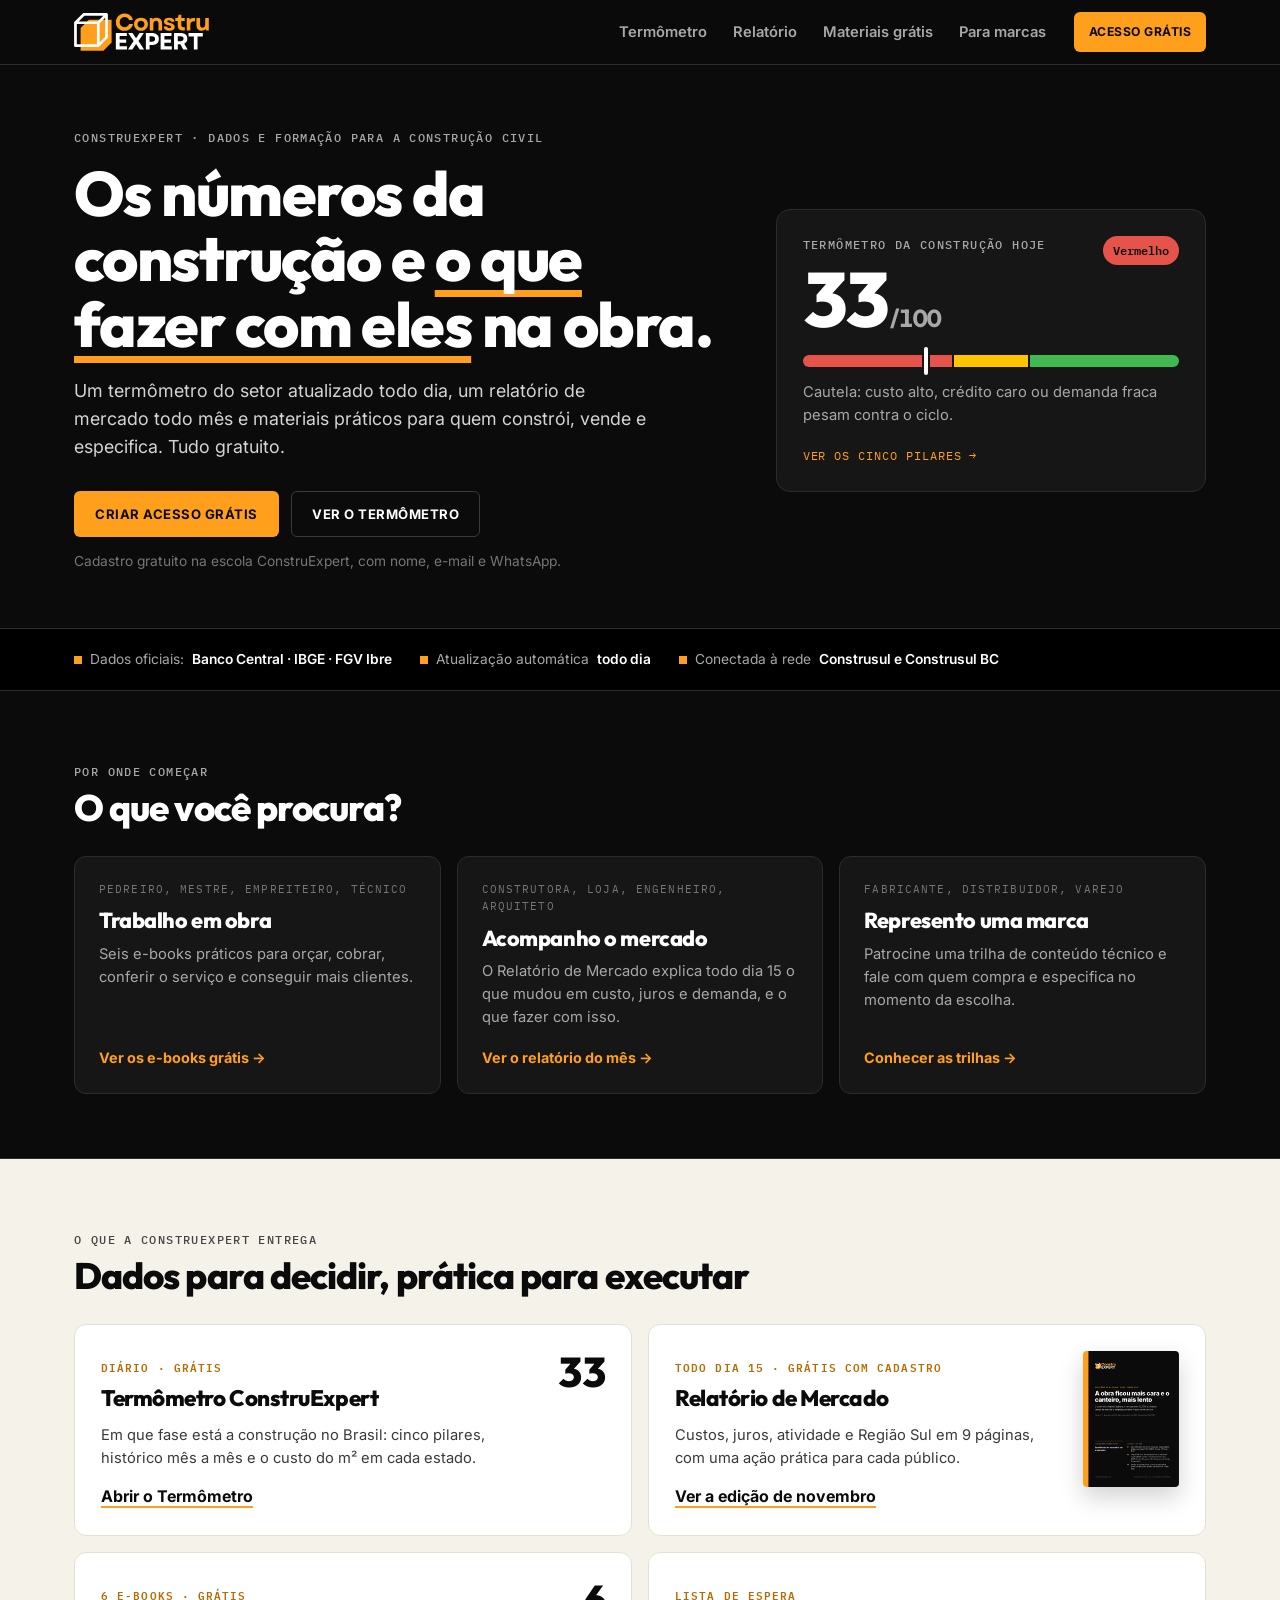
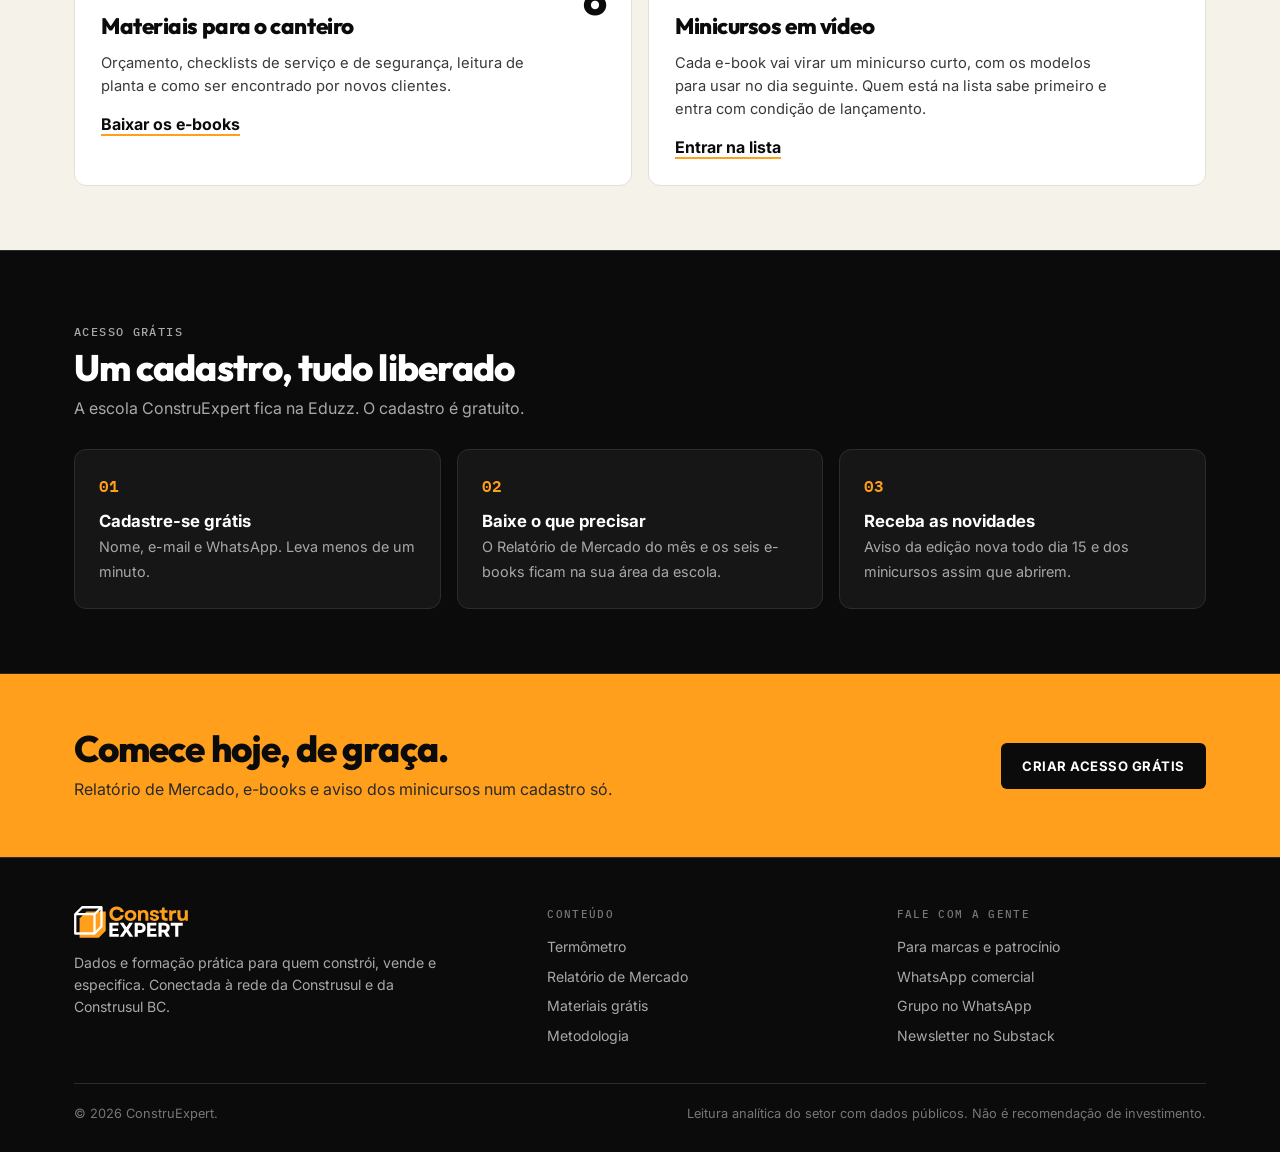
<file: index.html>
<!DOCTYPE html>
<html lang="pt-BR">
<head>
<meta charset="utf-8">
<meta name="viewport" content="width=device-width, initial-scale=1">
<title>ConstruExpert · os números da construção e o que fazer com eles</title>
<meta name="description" content="Termômetro diário da construção civil, Relatório de Mercado mensal e e-books práticos para quem constrói, vende e especifica. Grátis, com dados oficiais do Banco Central, IBGE e FGV.">
<meta name="theme-color" content="#0B0B0B">
<link rel="icon" href="marca/icone.svg" type="image/svg+xml">
<link rel="icon" href="marca/favicon-32.png" sizes="32x32" type="image/png">
<link rel="apple-touch-icon" href="marca/apple-touch-icon.png">
<link rel="canonical" href="https://xcix-xcix.github.io/construexpert/">
<meta property="og:site_name" content="ConstruExpert">
<meta property="og:title" content="ConstruExpert · os números da construção e o que fazer com eles">
<meta property="og:description" content="Termômetro diário da construção civil, Relatório de Mercado mensal e e-books práticos para quem constrói, vende e especifica. Grátis, com dados oficiais do Banco Central, IBGE e FGV.">
<meta property="og:type" content="website">
<meta property="og:url" content="https://xcix-xcix.github.io/construexpert/">
<meta property="og:image" content="https://xcix-xcix.github.io/construexpert/marca/og-image.png">
<meta name="twitter:card" content="summary_large_image">
<link rel="preconnect" href="https://fonts.googleapis.com">
<link rel="preconnect" href="https://fonts.gstatic.com" crossorigin>
<link href="https://fonts.googleapis.com/css2?family=IBM+Plex+Mono:wght@500;600&family=Outfit:wght@600;700;800&family=Inter:wght@400;500;600;700;800&display=swap" rel="stylesheet">
<link rel="stylesheet" href="assets/site.css">
<style>
/* Página inicial: tese + leitura do Termômetro ao vivo, faixa de confiança, três caminhos, produtos, como funciona o acesso grátis. */
.hero{padding:64px 0 56px}
.hero-grid{display:grid;grid-template-columns:minmax(0,1.2fr) minmax(0,.8fr);gap:56px;align-items:center}
.hero h1{margin-top:14px;font-size:clamp(2.3rem,5vw,3.9rem)}
.hero .tese{margin-top:20px;color:#d4d4d4;font-size:1.12rem;max-width:32em}
.hero .acoes{display:flex;gap:12px;flex-wrap:wrap;margin-top:30px}
.hero .como{margin-top:14px;font-size:.86rem;color:var(--texto-fraco)}

.termo{display:block;text-decoration:none;background:var(--superficie);border:1px solid var(--linha);border-radius:14px;padding:26px;transition:border-color .15s}
.termo:hover{border-color:var(--marca)}
.termo-top{display:flex;justify-content:space-between;align-items:flex-start;gap:16px}
.termo .score{font-family:var(--titulo);font-weight:800;font-size:clamp(3.6rem,7vw,4.8rem);line-height:.9;letter-spacing:-.04em;margin-top:10px}
.termo .score small{font-size:.32em;color:var(--texto-suave);font-weight:700;letter-spacing:0;margin-left:4px}
.faixa-chip{font-family:var(--mono);font-size:.78rem;font-weight:600;padding:5px 10px;border-radius:999px;color:#0B0B0B;background:#444}
.termo .sub{color:var(--texto-suave);font-size:.92rem;margin-top:14px}
.semaforo{position:relative;display:grid;grid-template-columns:40fr 20fr 40fr;gap:2px;height:12px;border-radius:6px;margin-top:22px}
.semaforo span:nth-child(1){background:var(--vermelho);border-radius:6px 0 0 6px}
.semaforo span:nth-child(2){background:var(--amarelo)}
.semaforo span:nth-child(3){background:var(--verde);border-radius:0 6px 6px 0}
.semaforo i{position:absolute;top:-8px;width:4px;height:28px;margin-left:-2px;background:#fff;border-radius:2px;box-shadow:0 0 0 2px var(--superficie);left:0;transition:left .4s}
.termo .ver{display:block;margin-top:20px;font-family:var(--mono);font-size:.74rem;letter-spacing:.08em;text-transform:uppercase;color:var(--marca)}

.faixa-selos{border-top:1px solid var(--linha);border-bottom:1px solid var(--linha);padding:20px 0;background:#000}

.caminhos{display:grid;grid-template-columns:repeat(3,minmax(0,1fr));gap:16px}
.caminho{display:flex;flex-direction:column;gap:10px;text-decoration:none;background:var(--superficie);border:1px solid var(--linha);border-radius:12px;padding:24px;transition:border-color .15s,transform .15s}
.caminho:hover{border-color:var(--marca);transform:translateY(-2px)}
.caminho .quem{font-family:var(--mono);font-size:.7rem;letter-spacing:.1em;text-transform:uppercase;color:var(--texto-fraco)}
.caminho b{font-family:var(--titulo);font-weight:800;font-size:1.35rem;letter-spacing:-.02em;line-height:1.15}
.caminho span{color:var(--texto-suave);font-size:.92rem}
.caminho em{font-style:normal;font-weight:700;color:var(--marca);margin-top:auto;padding-top:8px;font-size:.9rem}

.produtos{display:grid;grid-template-columns:repeat(2,minmax(0,1fr));gap:16px}
.produto{background:#fff;color:#0B0B0B;border-radius:12px;padding:26px;display:grid;grid-template-columns:minmax(0,1fr) auto;gap:20px;align-items:start;border:1px solid #e5e0d4}
.produto .tag{font-family:var(--mono);font-size:.68rem;letter-spacing:.1em;text-transform:uppercase;color:#B86A00;font-weight:600}
.produto h3{font-family:var(--titulo);font-weight:800;font-size:1.4rem;letter-spacing:-.02em;margin-top:6px}
.produto p{color:#3a3a3a;font-size:.92rem;margin-top:8px;max-width:30em}
.produto a.link-seta{display:inline-block;margin-top:14px;color:#0B0B0B;text-decoration:underline;text-decoration-color:var(--marca);text-decoration-thickness:2px;text-underline-offset:4px}
.produto .capa{width:96px;border-radius:4px;box-shadow:0 10px 24px rgba(0,0,0,.18)}
.produto .big{font-family:var(--titulo);font-weight:800;font-size:2.6rem;line-height:1;letter-spacing:-.04em;color:#0B0B0B}

.passos{list-style:none;padding:0;margin:0;display:grid;grid-template-columns:repeat(3,minmax(0,1fr));gap:16px;counter-reset:p}
.passos li{counter-increment:p;background:var(--superficie);border:1px solid var(--linha);border-radius:12px;padding:24px}
.passos li::before{content:"0" counter(p);display:block;font-family:var(--mono);color:var(--marca);font-weight:600;margin-bottom:10px}
.passos b{display:block;font-size:1.05rem}
.passos span{color:var(--texto-suave);font-size:.9rem}

@media (max-width:960px){
  .hero-grid{grid-template-columns:1fr;gap:36px}
  .caminhos,.passos{grid-template-columns:1fr}
  .produtos{grid-template-columns:1fr}
}
@media (max-width:620px){
  .hero{padding:40px 0}
  .produto{grid-template-columns:1fr}
  .produto .capa{display:none}
}
</style>
</head>
<body>
<header class="top">
  <div class="wrap">
    <a class="logo" href="./" aria-label="ConstruExpert, página inicial"><img src="marca/logo-branco.svg" alt="ConstruExpert" width="136" height="38"></a>
    <nav class="nav" aria-label="Principal"><a href="termometro/">Termômetro</a><a href="relatorio/">Relatório</a><a href="materiais/">Materiais grátis</a><a href="para-marcas/">Para marcas</a></nav>
    <a class="btn btn-y btn-sm" href="https://chk.eduzz.com/89AXY5GE0D?utm_source=site&amp;utm_medium=inicio&amp;utm_campaign=cta-topo" target="_blank" rel="noopener">Acesso grátis</a>
    <button class="menu-btn" type="button" aria-expanded="false" aria-controls="menu-mob" aria-label="Abrir menu"><svg width="20" height="20" viewBox="0 0 20 20" aria-hidden="true"><path d="M2 5h16M2 10h16M2 15h16" stroke="currentColor" stroke-width="2" stroke-linecap="round"/></svg></button>
  </div>
  <nav class="menu-mob" id="menu-mob" aria-label="Menu"><a href="termometro/">Termômetro</a><a href="relatorio/">Relatório</a><a href="materiais/">Materiais grátis</a><a href="para-marcas/">Para marcas</a><a href="metodologia/">Metodologia</a></nav>
</header>

<main id="topo">
<section class="hero" aria-labelledby="t-hero">
  <div class="wrap hero-grid">
    <div>
      <p class="rotulo">ConstruExpert · dados e formação para a construção civil</p>
      <h1 class="disp" id="t-hero">Os números da construção e <span class="marca-a">o que fazer com eles</span> na obra.</h1>
      <p class="tese">Um termômetro do setor atualizado todo dia, um relatório de mercado todo mês e materiais práticos para quem constrói, vende e especifica. Tudo gratuito.</p>
      <div class="acoes">
        <a class="btn btn-y" href="https://chk.eduzz.com/89AXY5GE0D?utm_source=site&amp;utm_medium=inicio&amp;utm_campaign=hero" target="_blank" rel="noopener">Criar acesso grátis</a>
        <a class="btn btn-o" href="termometro/">Ver o Termômetro</a>
      </div>
      <p class="como">Cadastro gratuito na escola ConstruExpert, com nome, e-mail e WhatsApp.</p>
    </div>
    <a class="termo" href="termometro/" aria-labelledby="t-termo">
      <div class="termo-top">
        <div>
          <p class="rotulo" id="t-termo">Termômetro da construção hoje</p>
          <div class="score num" id="score">–</div>
        </div>
        <span class="faixa-chip" id="faixa">carregando</span>
      </div>
      <div class="semaforo" aria-hidden="true"><span></span><span></span><span></span><i id="marcador"></i></div>
      <p class="sub" id="faixa-sub">Custo, confiança, crédito, atividade e emprego numa nota de 0 a 100.</p>
      <span class="ver">Ver os cinco pilares →</span>
    </a>
  </div>
</section>

<div class="faixa-selos">
  <div class="wrap selos">
    <span>Dados oficiais: <b>Banco Central · IBGE · FGV Ibre</b></span>
    <span>Atualização automática <b>todo dia</b></span>
    <span>Conectada à rede <b>Construsul e Construsul BC</b></span>
  </div>
</div>

<section class="sec" aria-labelledby="t-cam">
  <div class="wrap">
    <div class="sec-head"><div><p class="rotulo">Por onde começar</p><h2 class="disp" id="t-cam">O que você procura?</h2></div></div>
    <nav class="caminhos" aria-label="Por onde começar">
      <a class="caminho" href="materiais/"><span class="quem">Pedreiro, mestre, empreiteiro, técnico</span><b>Trabalho em obra</b><span>Seis e-books práticos para orçar, cobrar, conferir o serviço e conseguir mais clientes.</span><em>Ver os e-books grátis →</em></a>
      <a class="caminho" href="relatorio/"><span class="quem">Construtora, loja, engenheiro, arquiteto</span><b>Acompanho o mercado</b><span>O Relatório de Mercado explica todo dia 15 o que mudou em custo, juros e demanda, e o que fazer com isso.</span><em>Ver o relatório do mês →</em></a>
      <a class="caminho" href="para-marcas/"><span class="quem">Fabricante, distribuidor, varejo</span><b>Represento uma marca</b><span>Patrocine uma trilha de conteúdo técnico e fale com quem compra e especifica no momento da escolha.</span><em>Conhecer as trilhas →</em></a>
    </nav>
  </div>
</section>

<section class="sec light" aria-labelledby="t-prod">
  <div class="wrap">
    <div class="sec-head"><div><p class="rotulo">O que a ConstruExpert entrega</p><h2 class="disp" id="t-prod">Dados para decidir, prática para executar</h2></div></div>
    <div class="produtos">
      <article class="produto">
        <div><p class="tag">Diário · grátis</p><h3>Termômetro ConstruExpert</h3><p>Em que fase está a construção no Brasil: cinco pilares, histórico mês a mês e o custo do m² em cada estado.</p><a class="link-seta" href="termometro/">Abrir o Termômetro</a></div>
        <div class="big num" id="score-mini">–</div>
      </article>
      <article class="produto">
        <div><p class="tag">Todo dia 15 · grátis com cadastro</p><h3>Relatório de Mercado</h3><p>Custos, juros, atividade e Região Sul em 9 páginas, com uma ação prática para cada público.</p><a class="link-seta" href="relatorio/">Ver a edição de novembro</a></div>
        <img class="capa" src="relatorio/img/capa-2026-11.jpg" alt="Capa do Relatório de Mercado de novembro de 2026" width="96" height="136" loading="lazy">
      </article>
      <article class="produto">
        <div><p class="tag">6 e-books · grátis</p><h3>Materiais para o canteiro</h3><p>Orçamento, checklists de serviço e de segurança, leitura de planta e como ser encontrado por novos clientes.</p><a class="link-seta" href="materiais/">Baixar os e-books</a></div>
        <div class="big">6</div>
      </article>
      <article class="produto">
        <div><p class="tag">Lista de espera</p><h3>Minicursos em vídeo</h3><p>Cada e-book vai virar um minicurso curto, com os modelos para usar no dia seguinte. Quem está na lista sabe primeiro e entra com condição de lançamento.</p><a class="link-seta" href="materiais/#minicursos">Entrar na lista</a></div>
      </article>
    </div>
  </div>
</section>

<section class="sec" aria-labelledby="t-passos">
  <div class="wrap">
    <div class="sec-head"><div><p class="rotulo">Acesso grátis</p><h2 class="disp" id="t-passos">Um cadastro, tudo liberado</h2><p>A escola ConstruExpert fica na Eduzz. O cadastro é gratuito.</p></div></div>
    <ol class="passos">
      <li><b>Cadastre-se grátis</b><span>Nome, e-mail e WhatsApp. Leva menos de um minuto.</span></li>
      <li><b>Baixe o que precisar</b><span>O Relatório de Mercado do mês e os seis e-books ficam na sua área da escola.</span></li>
      <li><b>Receba as novidades</b><span>Aviso da edição nova todo dia 15 e dos minicursos assim que abrirem.</span></li>
    </ol>
  </div>
</section>

<section class="cta" aria-labelledby="t-cta">
  <div class="wrap">
    <div>
      <h2 class="disp" id="t-cta">Comece hoje, de graça.</h2>
      <p>Relatório de Mercado, e-books e aviso dos minicursos num cadastro só.</p>
    </div>
    <div class="acoes-cta">
      <a class="btn btn-k" href="https://chk.eduzz.com/89AXY5GE0D?utm_source=site&amp;utm_medium=inicio&amp;utm_campaign=cta-final" target="_blank" rel="noopener">Criar acesso grátis</a>
    </div>
  </div>
</section>
</main>

<footer class="foot">
  <div class="wrap">
    <div class="foot-grid">
      <div class="foot-marca">
        <img src="marca/logo-branco.svg" alt="ConstruExpert" width="114" height="32" loading="lazy">
        <p>Dados e formação prática para quem constrói, vende e especifica. Conectada à rede da Construsul e da Construsul BC.</p>
      </div>
      <div>
        <h3>Conteúdo</h3>
        <ul>
          <li><a href="termometro/">Termômetro</a></li>
          <li><a href="relatorio/">Relatório de Mercado</a></li>
          <li><a href="materiais/">Materiais grátis</a></li>
          <li><a href="metodologia/">Metodologia</a></li>
        </ul>
      </div>
      <div>
        <h3>Fale com a gente</h3>
        <ul>
          <li><a href="para-marcas/">Para marcas e patrocínio</a></li>
          <li><a href="https://wa.me/5551999713119?text=Ol%C3%A1!%20Vim%20pelo%20site%20da%20ConstruExpert%20e%20quero%20conhecer%20as%20trilhas%20patrocinadas." target="_blank" rel="noopener">WhatsApp comercial</a></li>
          <li><a href="https://chat.whatsapp.com/HiWnnU9bLOwJQwbIWMs6zj" target="_blank" rel="noopener">Grupo no WhatsApp</a></li>
          <li><a href="https://construexpert.substack.com/subscribe?utm_source=site&amp;utm_medium=rodape" target="_blank" rel="noopener">Newsletter no Substack</a></li>
        </ul>
      </div>
    </div>
    <div class="foot-base">
      <span>© 2026 ConstruExpert.</span>
      <span>Leitura analítica do setor com dados públicos. Não é recomendação de investimento.</span>
    </div>
  </div>
</footer>
<script src="assets/site.js" defer></script>
<script>
/* Leitura ao vivo do Termômetro a partir de termometro/dados.json */
(function(){
  var F={Vermelho:["#e5534b","Cautela: custo alto, crédito caro ou demanda fraca pesam contra o ciclo."],
         Amarelo:["#FFC400","Atenção: sinais mistos, sem direção clara."],
         Verde:["#3fb950","Expansão: confiança, crédito e demanda sustentam o ciclo."]};
  fetch("termometro/dados.json",{cache:"no-store"}).then(function(r){return r.json();}).then(function(D){
    var t=D.termometro, f=D.faixa||(t<40?"Vermelho":t<60?"Amarelo":"Verde"), c=F[f]||F.Amarelo;
    document.getElementById("score").innerHTML=Math.round(t)+"<small>/100</small>";
    document.getElementById("score-mini").textContent=Math.round(t);
    var chip=document.getElementById("faixa"); chip.textContent=f; chip.style.background=c[0];
    document.getElementById("faixa-sub").textContent=c[1];
    document.getElementById("marcador").style.left=Math.max(0,Math.min(100,t))+"%";
  }).catch(function(){ document.getElementById("faixa").textContent="ver página"; });
})();
</script>
</body>
</html>
</file>
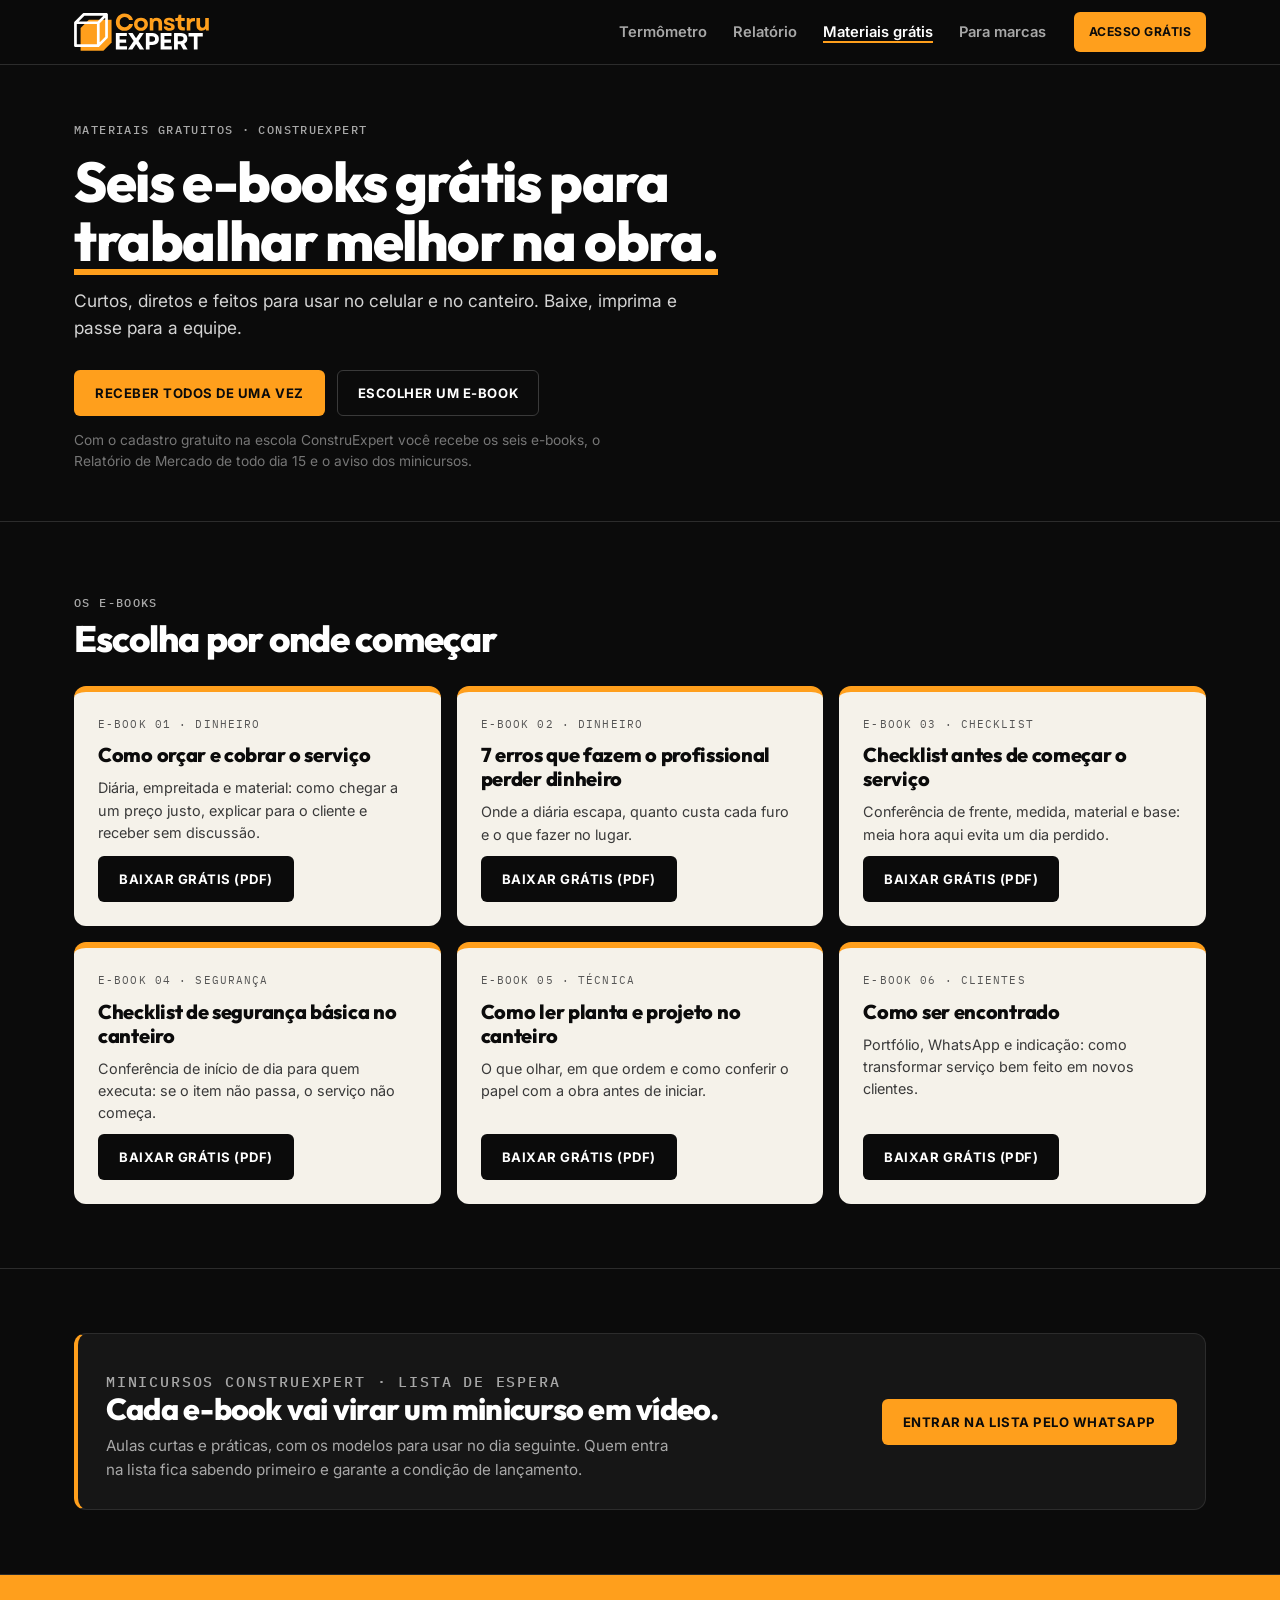
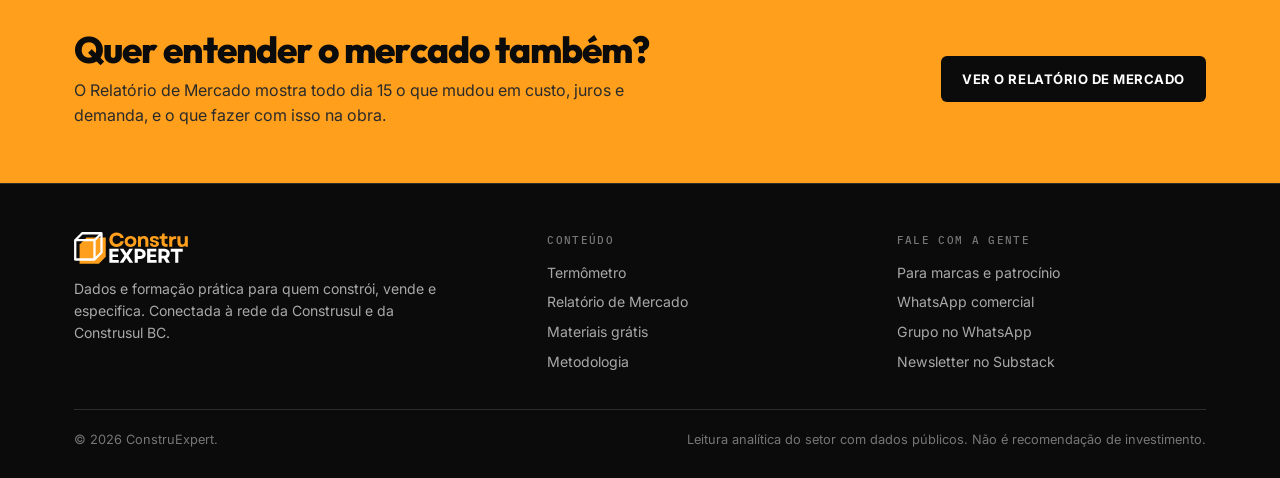
<file: materiais/index.html>
<!DOCTYPE html>
<html lang="pt-BR">
<head>
<meta charset="utf-8">
<meta name="viewport" content="width=device-width, initial-scale=1">
<title>E-books grátis para quem trabalha em obra · ConstruExpert</title>
<meta name="description" content="Seis e-books curtos e práticos para pedreiros, mestres, empreiteiros e técnicos: orçar e cobrar, checklists de serviço e de segurança, leitura de planta e como conseguir clientes.">
<meta name="theme-color" content="#0B0B0B">
<link rel="icon" href="../marca/icone.svg" type="image/svg+xml">
<link rel="icon" href="../marca/favicon-32.png" sizes="32x32" type="image/png">
<link rel="apple-touch-icon" href="../marca/apple-touch-icon.png">
<link rel="canonical" href="https://xcix-xcix.github.io/construexpert/materiais/">
<meta property="og:site_name" content="ConstruExpert">
<meta property="og:title" content="E-books grátis para quem trabalha em obra · ConstruExpert">
<meta property="og:description" content="Seis e-books curtos e práticos para pedreiros, mestres, empreiteiros e técnicos: orçar e cobrar, checklists de serviço e de segurança, leitura de planta e como conseguir clientes.">
<meta property="og:type" content="website">
<meta property="og:url" content="https://xcix-xcix.github.io/construexpert/materiais/">
<meta property="og:image" content="https://xcix-xcix.github.io/construexpert/marca/og-image.png">
<meta name="twitter:card" content="summary_large_image">
<link rel="preconnect" href="https://fonts.googleapis.com">
<link rel="preconnect" href="https://fonts.gstatic.com" crossorigin>
<link href="https://fonts.googleapis.com/css2?family=IBM+Plex+Mono:wght@500;600&family=Outfit:wght@600;700;800&family=Inter:wght@400;500;600;700;800&display=swap" rel="stylesheet">
<link rel="stylesheet" href="../assets/site.css">
<style>
.hero{padding:56px 0 48px;border-bottom:1px solid var(--linha)}
.hero h1{margin-top:14px;font-size:clamp(2.2rem,4.8vw,3.5rem);max-width:15em}
.hero .tese{margin-top:18px;color:#d4d4d4;font-size:1.08rem;max-width:36em}
.hero .acoes{display:flex;gap:12px;flex-wrap:wrap;margin-top:28px}
.hero .como{margin-top:14px;font-size:.86rem;color:var(--texto-fraco);max-width:40em}
.ebooks{display:grid;grid-template-columns:repeat(3,minmax(0,1fr));gap:16px}
.ebook{background:var(--claro);color:#0B0B0B;border-radius:12px;padding:24px;display:flex;flex-direction:column;gap:10px;border-top:6px solid var(--marca)}
.ebook .n{font-family:var(--mono);font-size:.7rem;letter-spacing:.1em;text-transform:uppercase;color:#555}
.ebook h3{font-family:var(--titulo);font-weight:800;font-size:1.25rem;letter-spacing:-.015em;line-height:1.2}
.ebook p{color:#3a3a3a;font-size:.9rem}
.ebook .para{font-size:.8rem;color:#666}
.ebook .btn{margin-top:auto;align-self:flex-start}
.faixa-cursos{background:var(--superficie);border:1px solid var(--linha);border-left:4px solid var(--marca);border-radius:12px;padding:28px;display:flex;justify-content:space-between;align-items:center;gap:24px;flex-wrap:wrap}
.faixa-cursos h2{font-size:clamp(1.4rem,2.6vw,1.9rem)}
.faixa-cursos p{color:var(--texto-suave);font-size:.95rem;margin-top:8px;max-width:38em}
@media (max-width:960px){.ebooks{grid-template-columns:1fr 1fr}}
@media (max-width:620px){.ebooks{grid-template-columns:1fr}}
</style>
</head>
<body>
<header class="top">
  <div class="wrap">
    <a class="logo" href="../" aria-label="ConstruExpert, página inicial"><img src="../marca/logo-branco.svg" alt="ConstruExpert" width="136" height="38"></a>
    <nav class="nav" aria-label="Principal"><a href="../termometro/">Termômetro</a><a href="../relatorio/">Relatório</a><a href="../materiais/" aria-current="page">Materiais grátis</a><a href="../para-marcas/">Para marcas</a></nav>
    <a class="btn btn-y btn-sm" href="https://chk.eduzz.com/89AXY5GE0D?utm_source=site&amp;utm_medium=materiais&amp;utm_campaign=cta-topo" target="_blank" rel="noopener">Acesso grátis</a>
    <button class="menu-btn" type="button" aria-expanded="false" aria-controls="menu-mob" aria-label="Abrir menu"><svg width="20" height="20" viewBox="0 0 20 20" aria-hidden="true"><path d="M2 5h16M2 10h16M2 15h16" stroke="currentColor" stroke-width="2" stroke-linecap="round"/></svg></button>
  </div>
  <nav class="menu-mob" id="menu-mob" aria-label="Menu"><a href="../termometro/">Termômetro</a><a href="../relatorio/">Relatório</a><a href="../materiais/" aria-current="page">Materiais grátis</a><a href="../para-marcas/">Para marcas</a><a href="../metodologia/">Metodologia</a></nav>
</header>

<main id="topo">
<section class="hero" aria-labelledby="t-hero">
  <div class="wrap">
    <p class="rotulo">Materiais gratuitos · ConstruExpert</p>
    <h1 class="disp" id="t-hero">Seis e-books grátis para <span class="marca-a">trabalhar melhor na obra.</span></h1>
    <p class="tese">Curtos, diretos e feitos para usar no celular e no canteiro. Baixe, imprima e passe para a equipe.</p>
    <div class="acoes">
      <a class="btn btn-y" href="https://chk.eduzz.com/89AXY5GE0D?utm_source=site&amp;utm_medium=materiais&amp;utm_campaign=hero" target="_blank" rel="noopener">Receber todos de uma vez</a>
      <a class="btn btn-o" href="#ebooks">Escolher um e-book</a>
    </div>
    <p class="como">Com o cadastro gratuito na escola ConstruExpert você recebe os seis e-books, o Relatório de Mercado de todo dia 15 e o aviso dos minicursos.</p>
  </div>
</section>

<section class="sec" id="ebooks" aria-labelledby="t-eb">
  <div class="wrap">
    <div class="sec-head"><div><p class="rotulo">Os e-books</p><h2 class="disp" id="t-eb">Escolha por onde começar</h2></div></div>
    <div class="ebooks">
      <article class="ebook"><p class="n">E-book 01 · dinheiro</p><h3>Como orçar e cobrar o serviço</h3><p>Diária, empreitada e material: como chegar a um preço justo, explicar para o cliente e receber sem discussão.</p><a class="btn btn-k" href="como-orcar-e-cobrar-o-servico.pdf" target="_blank" rel="noopener" data-ebook="orcar-cobrar">Baixar grátis (PDF)</a></article>
      <article class="ebook"><p class="n">E-book 02 · dinheiro</p><h3>7 erros que fazem o profissional perder dinheiro</h3><p>Onde a diária escapa, quanto custa cada furo e o que fazer no lugar.</p><a class="btn btn-k" href="7-erros-que-fazem-o-profissional-perder-dinheiro.pdf" target="_blank" rel="noopener" data-ebook="7-erros">Baixar grátis (PDF)</a></article>
      <article class="ebook"><p class="n">E-book 03 · checklist</p><h3>Checklist antes de começar o serviço</h3><p>Conferência de frente, medida, material e base: meia hora aqui evita um dia perdido.</p><a class="btn btn-k" href="checklist-antes-de-comecar-o-servico.pdf" target="_blank" rel="noopener" data-ebook="checklist-servico">Baixar grátis (PDF)</a></article>
      <article class="ebook"><p class="n">E-book 04 · segurança</p><h3>Checklist de segurança básica no canteiro</h3><p>Conferência de início de dia para quem executa: se o item não passa, o serviço não começa.</p><a class="btn btn-k" href="checklist-de-seguranca-basica-no-canteiro.pdf" target="_blank" rel="noopener" data-ebook="seguranca">Baixar grátis (PDF)</a></article>
      <article class="ebook"><p class="n">E-book 05 · técnica</p><h3>Como ler planta e projeto no canteiro</h3><p>O que olhar, em que ordem e como conferir o papel com a obra antes de iniciar.</p><a class="btn btn-k" href="como-ler-planta-e-projeto-no-canteiro.pdf" target="_blank" rel="noopener" data-ebook="planta">Baixar grátis (PDF)</a></article>
      <article class="ebook"><p class="n">E-book 06 · clientes</p><h3>Como ser encontrado</h3><p>Portfólio, WhatsApp e indicação: como transformar serviço bem feito em novos clientes.</p><a class="btn btn-k" href="como-ser-encontrado.pdf" target="_blank" rel="noopener" data-ebook="ser-encontrado">Baixar grátis (PDF)</a></article>
    </div>
  </div>
</section>

<section class="sec" id="minicursos" aria-labelledby="t-cur">
  <div class="wrap">
    <div class="faixa-cursos">
      <div>
        <p class="rotulo">Minicursos ConstruExpert · lista de espera</p>
        <h2 class="disp" id="t-cur">Cada e-book vai virar um minicurso em vídeo.</h2>
        <p>Aulas curtas e práticas, com os modelos para usar no dia seguinte. Quem entra na lista fica sabendo primeiro e garante a condição de lançamento.</p>
      </div>
      <a class="btn btn-y" href="https://chat.whatsapp.com/HiWnnU9bLOwJQwbIWMs6zj" target="_blank" rel="noopener">Entrar na lista pelo WhatsApp</a>
    </div>
  </div>
</section>

<section class="cta" aria-labelledby="t-cta">
  <div class="wrap">
    <div>
      <h2 class="disp" id="t-cta">Quer entender o mercado também?</h2>
      <p>O Relatório de Mercado mostra todo dia 15 o que mudou em custo, juros e demanda, e o que fazer com isso na obra.</p>
    </div>
    <div class="acoes-cta"><a class="btn btn-k" href="../relatorio/">Ver o Relatório de Mercado</a></div>
  </div>
</section>
</main>

<dialog class="janela" id="janela-ebook" aria-labelledby="j-tit">
  <div class="janela-in">
    <button class="fechar" type="button" aria-label="Fechar">×</button>
    <p class="rotulo">Antes de baixar</p>
    <h2 id="j-tit">Leve os seis e-books de uma vez, grátis</h2>
    <p>Você escolheu <b data-titulo style="color:#fff"></b>. Com o cadastro gratuito na escola ConstruExpert você recebe também:</p>
    <ul>
      <li>os outros cinco e-books</li>
      <li>o Relatório de Mercado de todo dia 15</li>
      <li>o aviso dos minicursos com condição de lançamento</li>
    </ul>
    <a class="btn btn-y" data-cadastrar href="https://chk.eduzz.com/89AXY5GE0D" target="_blank" rel="noopener">Criar acesso grátis</a>
    <button class="pular" type="button" data-pular>Agora não, só baixar este PDF</button>
  </div>
</dialog>

<footer class="foot">
  <div class="wrap">
    <div class="foot-grid">
      <div class="foot-marca">
        <img src="../marca/logo-branco.svg" alt="ConstruExpert" width="114" height="32" loading="lazy">
        <p>Dados e formação prática para quem constrói, vende e especifica. Conectada à rede da Construsul e da Construsul BC.</p>
      </div>
      <div>
        <h3>Conteúdo</h3>
        <ul>
          <li><a href="../termometro/">Termômetro</a></li>
          <li><a href="../relatorio/">Relatório de Mercado</a></li>
          <li><a href="../materiais/">Materiais grátis</a></li>
          <li><a href="../metodologia/">Metodologia</a></li>
        </ul>
      </div>
      <div>
        <h3>Fale com a gente</h3>
        <ul>
          <li><a href="../para-marcas/">Para marcas e patrocínio</a></li>
          <li><a href="https://wa.me/5551999713119?text=Ol%C3%A1!%20Vim%20pelo%20site%20da%20ConstruExpert%20e%20quero%20conhecer%20as%20trilhas%20patrocinadas." target="_blank" rel="noopener">WhatsApp comercial</a></li>
          <li><a href="https://chat.whatsapp.com/HiWnnU9bLOwJQwbIWMs6zj" target="_blank" rel="noopener">Grupo no WhatsApp</a></li>
          <li><a href="https://construexpert.substack.com/subscribe?utm_source=site&amp;utm_medium=rodape" target="_blank" rel="noopener">Newsletter no Substack</a></li>
        </ul>
      </div>
    </div>
    <div class="foot-base">
      <span>© 2026 ConstruExpert.</span>
      <span>Leitura analítica do setor com dados públicos. Não é recomendação de investimento.</span>
    </div>
  </div>
</footer>
<script src="../assets/site.js" defer></script>
<script>
// Enquanto um PDF ainda não estiver no site, o botão leva ao grupo do WhatsApp, onde os e-books são enviados.
(function(){
  var grupo='https://chat.whatsapp.com/HiWnnU9bLOwJQwbIWMs6zj';
  document.querySelectorAll('a[data-ebook]').forEach(function(a){
    fetch(a.getAttribute('href'),{method:'HEAD'}).then(function(r){
      if(!r.ok){a.href=grupo;a.textContent='Receber grátis no WhatsApp';}
    }).catch(function(){});
  });
})();
</script>
</body>
</html>
</file>
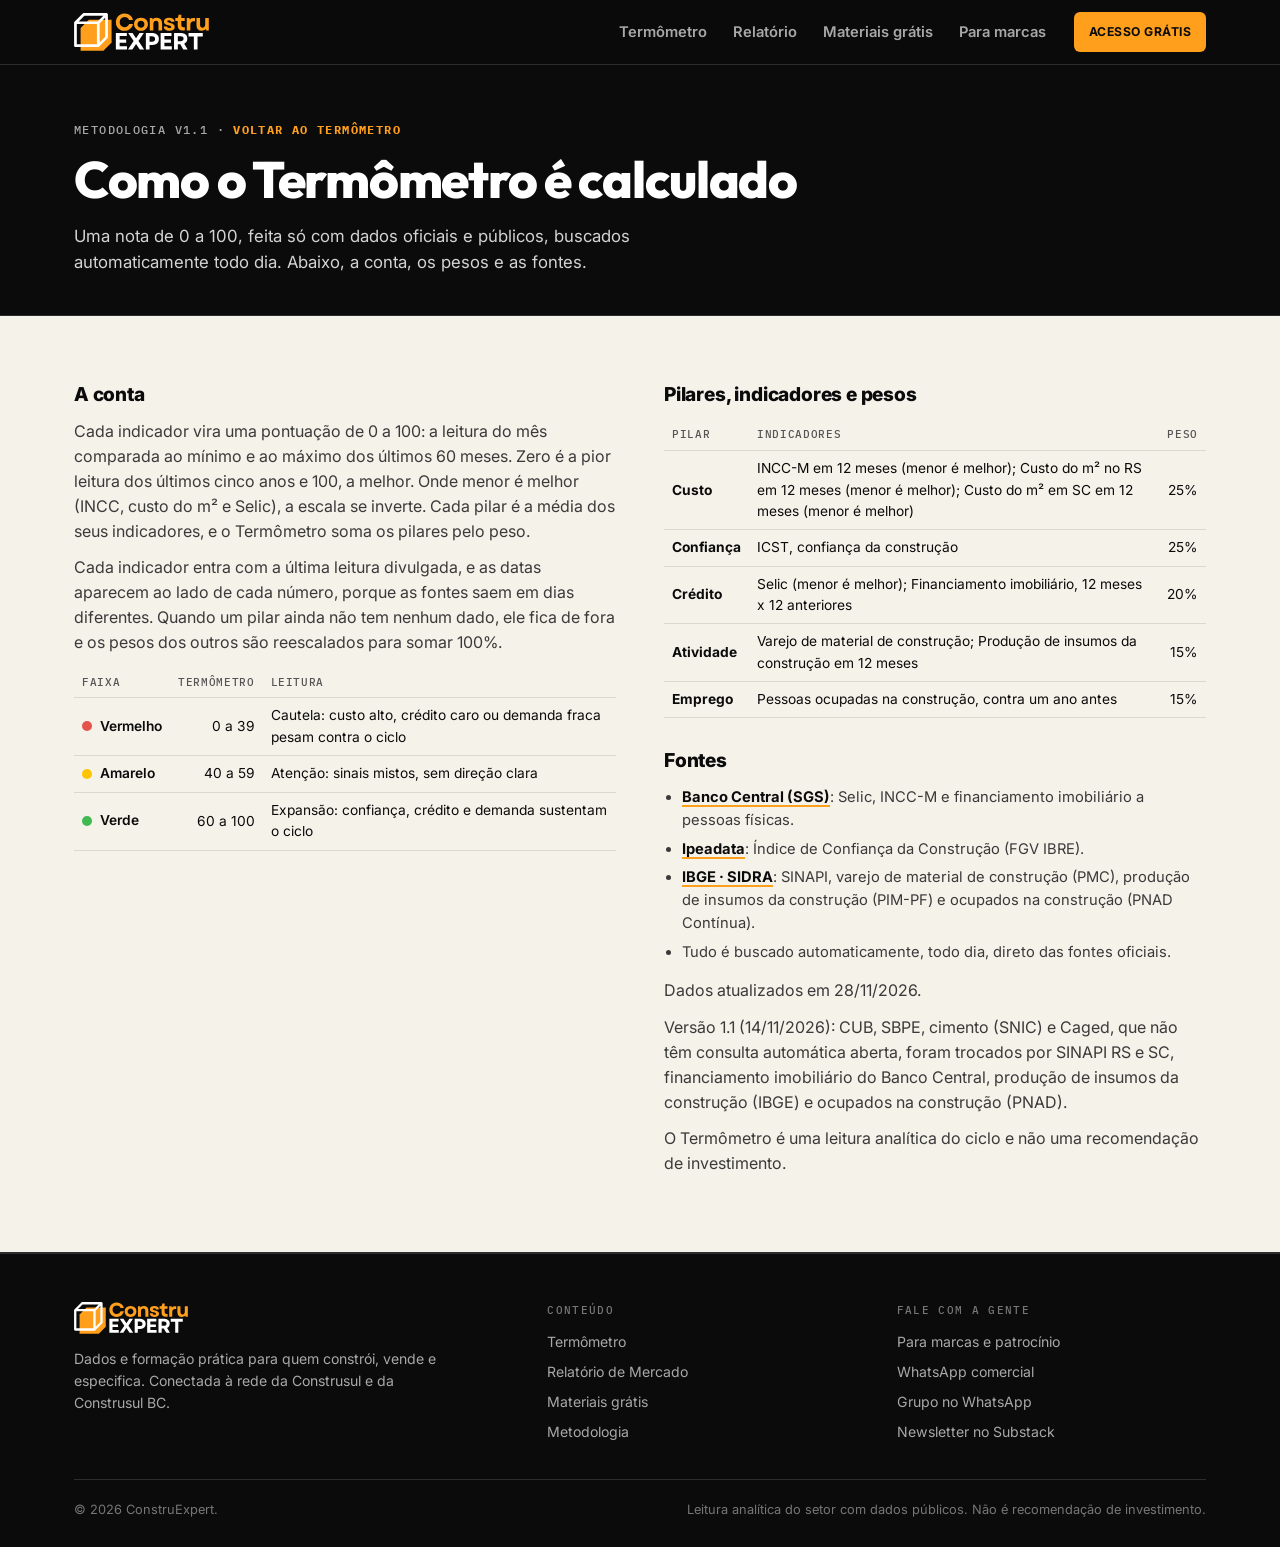
<file: metodologia/index.html>
<!DOCTYPE html>
<html lang="pt-BR">
<head>
<meta charset="utf-8">
<meta name="viewport" content="width=device-width, initial-scale=1">
<title>Metodologia do Termômetro ConstruExpert</title>
<meta name="description" content="Como o Termômetro ConstruExpert é calculado: cinco pilares com peso, cada indicador comparado aos últimos 60 meses, fontes oficiais do Banco Central, IBGE e FGV.">
<meta name="theme-color" content="#0B0B0B">
<link rel="icon" href="../marca/icone.svg" type="image/svg+xml">
<link rel="icon" href="../marca/favicon-32.png" sizes="32x32" type="image/png">
<link rel="apple-touch-icon" href="../marca/apple-touch-icon.png">
<link rel="canonical" href="https://xcix-xcix.github.io/construexpert/metodologia/">
<meta property="og:site_name" content="ConstruExpert">
<meta property="og:title" content="Metodologia do Termômetro ConstruExpert">
<meta property="og:description" content="Como o Termômetro ConstruExpert é calculado: cinco pilares com peso, cada indicador comparado aos últimos 60 meses, fontes oficiais do Banco Central, IBGE e FGV.">
<meta property="og:type" content="website">
<meta property="og:url" content="https://xcix-xcix.github.io/construexpert/metodologia/">
<meta property="og:image" content="https://xcix-xcix.github.io/construexpert/marca/og-image.png">
<meta name="twitter:card" content="summary_large_image">
<link rel="preconnect" href="https://fonts.googleapis.com">
<link rel="preconnect" href="https://fonts.gstatic.com" crossorigin>
<link href="https://fonts.googleapis.com/css2?family=IBM+Plex+Mono:wght@500;600&family=Outfit:wght@600;700;800&family=Inter:wght@400;500;600;700;800&display=swap" rel="stylesheet">
<link rel="stylesheet" href="../assets/site.css">
<style>
.hero{padding:56px 0 40px;border-bottom:1px solid var(--linha)}
.hero h1{margin-top:14px;font-size:clamp(2.1rem,4.4vw,3.2rem)}
.hero .tese{margin-top:16px;color:#d4d4d4;font-size:1.05rem;max-width:40em}
.metodo{display:grid;grid-template-columns:1fr 1fr;gap:48px}
.metodo h3{font-weight:800;font-size:1.2rem;margin-bottom:10px;letter-spacing:-.01em}
.metodo p{color:#3a3a3a;margin-bottom:12px;max-width:36em}
table{border-collapse:collapse;width:100%;font-size:.86rem}
th,td{text-align:right;padding:7px 8px;border-bottom:1px solid #ddd8cc;white-space:nowrap}
th:first-child,td:first-child{text-align:left}
th{font-family:var(--mono);font-size:.68rem;font-weight:500;letter-spacing:.06em;text-transform:uppercase;color:#555}
.zchip{display:inline-flex;align-items:center;gap:8px;font-weight:600}
.zchip i{width:10px;height:10px;border-radius:50%}
.fontes{margin-top:8px;padding-left:18px;color:#3a3a3a;font-size:.92rem}
.fontes li{margin-bottom:6px}
.light a{color:#0B0B0B;font-weight:700;text-decoration-color:var(--marca);text-decoration-thickness:2px;text-underline-offset:3px}
.tabela-wrap{overflow-x:auto}
@media (max-width:960px){.metodo{grid-template-columns:1fr}}
</style>
</head>
<body>
<header class="top">
  <div class="wrap">
    <a class="logo" href="../" aria-label="ConstruExpert, página inicial"><img src="../marca/logo-branco.svg" alt="ConstruExpert" width="136" height="38"></a>
    <nav class="nav" aria-label="Principal"><a href="../termometro/">Termômetro</a><a href="../relatorio/">Relatório</a><a href="../materiais/">Materiais grátis</a><a href="../para-marcas/">Para marcas</a></nav>
    <a class="btn btn-y btn-sm" href="https://chk.eduzz.com/89AXY5GE0D?utm_source=site&amp;utm_medium=metodologia&amp;utm_campaign=cta-topo" target="_blank" rel="noopener">Acesso grátis</a>
    <button class="menu-btn" type="button" aria-expanded="false" aria-controls="menu-mob" aria-label="Abrir menu"><svg width="20" height="20" viewBox="0 0 20 20" aria-hidden="true"><path d="M2 5h16M2 10h16M2 15h16" stroke="currentColor" stroke-width="2" stroke-linecap="round"/></svg></button>
  </div>
  <nav class="menu-mob" id="menu-mob" aria-label="Menu"><a href="../termometro/">Termômetro</a><a href="../relatorio/">Relatório</a><a href="../materiais/">Materiais grátis</a><a href="../para-marcas/">Para marcas</a><a href="../metodologia/" aria-current="page">Metodologia</a></nav>
</header>

<main id="topo">
<section class="hero" aria-labelledby="t-hero">
  <div class="wrap">
    <p class="rotulo">Metodologia v1.1 · <a class="link-seta" href="../termometro/">voltar ao Termômetro</a></p>
    <h1 class="disp" id="t-hero">Como o Termômetro é calculado</h1>
    <p class="tese">Uma nota de 0 a 100, feita só com dados oficiais e públicos, buscados automaticamente todo dia. Abaixo, a conta, os pesos e as fontes.</p>
  </div>
</section>

<section class="sec light" aria-label="Metodologia">
  <div class="wrap">
    <div class="metodo">
      <div>
        <h3>A conta</h3>
        <p>Cada indicador vira uma pontuação de 0 a 100: a leitura do mês comparada ao mínimo e ao máximo dos últimos 60 meses. Zero é a pior leitura dos últimos cinco anos e 100, a melhor. Onde menor é melhor (INCC, custo do m² e Selic), a escala se inverte. Cada pilar é a média dos seus indicadores, e o Termômetro soma os pilares pelo peso.</p>
        <p>Cada indicador entra com a última leitura divulgada, e as datas aparecem ao lado de cada número, porque as fontes saem em dias diferentes. Quando um pilar ainda não tem nenhum dado, ele fica de fora e os pesos dos outros são reescalados para somar 100%.</p>
        <table aria-label="Faixas do semáforo"><thead><tr><th>Faixa</th><th>Termômetro</th><th style="text-align:left">Leitura</th></tr></thead>
          <tbody>
            <tr><td><span class="zchip"><i style="background:#e5534b"></i>Vermelho</span></td><td>0 a 39</td><td style="text-align:left;white-space:normal">Cautela: custo alto, crédito caro ou demanda fraca pesam contra o ciclo</td></tr>
            <tr><td><span class="zchip"><i style="background:#FFC400"></i>Amarelo</span></td><td>40 a 59</td><td style="text-align:left;white-space:normal">Atenção: sinais mistos, sem direção clara</td></tr>
            <tr><td><span class="zchip"><i style="background:#3fb950"></i>Verde</span></td><td>60 a 100</td><td style="text-align:left;white-space:normal">Expansão: confiança, crédito e demanda sustentam o ciclo</td></tr>
          </tbody></table>
      </div>
      <div>
        <h3>Pilares, indicadores e pesos</h3>
        <div class="tabela-wrap"><table aria-label="Pilares e pesos"><thead><tr><th>Pilar</th><th style="text-align:left">Indicadores</th><th>Peso</th></tr></thead><tbody id="t-pilares"></tbody></table></div>
        <h3 style="margin-top:28px">Fontes</h3>
        <ul class="fontes">
          <li><a href="https://dadosabertos.bcb.gov.br/" target="_blank" rel="noopener">Banco Central (SGS)</a>: Selic, INCC-M e financiamento imobiliário a pessoas físicas.</li>
          <li><a href="http://www.ipeadata.gov.br/" target="_blank" rel="noopener">Ipeadata</a>: Índice de Confiança da Construção (FGV IBRE).</li>
          <li><a href="https://sidra.ibge.gov.br/" target="_blank" rel="noopener">IBGE · SIDRA</a>: SINAPI, varejo de material de construção (PMC), produção de insumos da construção (PIM-PF) e ocupados na construção (PNAD Contínua).</li>
          <li>Tudo é buscado automaticamente, todo dia, direto das fontes oficiais.</li>
        </ul>
        <p style="margin-top:12px" id="atualizado"></p>
        <p>Versão 1.1 (14/11/2026): CUB, SBPE, cimento (SNIC) e Caged, que não têm consulta automática aberta, foram trocados por SINAPI RS e SC, financiamento imobiliário do Banco Central, produção de insumos da construção (IBGE) e ocupados na construção (PNAD).</p>
        <p>O Termômetro é uma leitura analítica do ciclo e não uma recomendação de investimento.</p>
      </div>
    </div>
  </div>
</section>
</main>

<footer class="foot">
  <div class="wrap">
    <div class="foot-grid">
      <div class="foot-marca">
        <img src="../marca/logo-branco.svg" alt="ConstruExpert" width="114" height="32" loading="lazy">
        <p>Dados e formação prática para quem constrói, vende e especifica. Conectada à rede da Construsul e da Construsul BC.</p>
      </div>
      <div>
        <h3>Conteúdo</h3>
        <ul>
          <li><a href="../termometro/">Termômetro</a></li>
          <li><a href="../relatorio/">Relatório de Mercado</a></li>
          <li><a href="../materiais/">Materiais grátis</a></li>
          <li><a href="../metodologia/">Metodologia</a></li>
        </ul>
      </div>
      <div>
        <h3>Fale com a gente</h3>
        <ul>
          <li><a href="../para-marcas/">Para marcas e patrocínio</a></li>
          <li><a href="https://wa.me/5551999713119?text=Ol%C3%A1!%20Vim%20pelo%20site%20da%20ConstruExpert%20e%20quero%20conhecer%20as%20trilhas%20patrocinadas." target="_blank" rel="noopener">WhatsApp comercial</a></li>
          <li><a href="https://chat.whatsapp.com/HiWnnU9bLOwJQwbIWMs6zj" target="_blank" rel="noopener">Grupo no WhatsApp</a></li>
          <li><a href="https://construexpert.substack.com/subscribe?utm_source=site&amp;utm_medium=rodape" target="_blank" rel="noopener">Newsletter no Substack</a></li>
        </ul>
      </div>
    </div>
    <div class="foot-base">
      <span>© 2026 ConstruExpert.</span>
      <span>Leitura analítica do setor com dados públicos. Não é recomendação de investimento.</span>
    </div>
  </div>
</footer>
<script src="../assets/site.js" defer></script>
<script>
fetch("../termometro/dados.json",{cache:"no-store"}).then(function(r){return r.json();}).then(function(D){
  document.getElementById("t-pilares").innerHTML=D.pilares.map(function(p){
    var its=D.indicadores.filter(function(i){return i.pilar===p.id;}).map(function(i){return i.nome+(i.menor_melhor?" (menor é melhor)":"");}).join("; ");
    return '<tr><td><b>'+p.nome+'</b></td><td style="text-align:left;white-space:normal">'+its+'</td><td>'+p.peso+'%</td></tr>';
  }).join("");
  document.getElementById("atualizado").textContent="Dados atualizados em "+new Date(D.gerado_em).toLocaleDateString("pt-BR")+".";
}).catch(function(){});
</script>
</body>
</html>
</file>
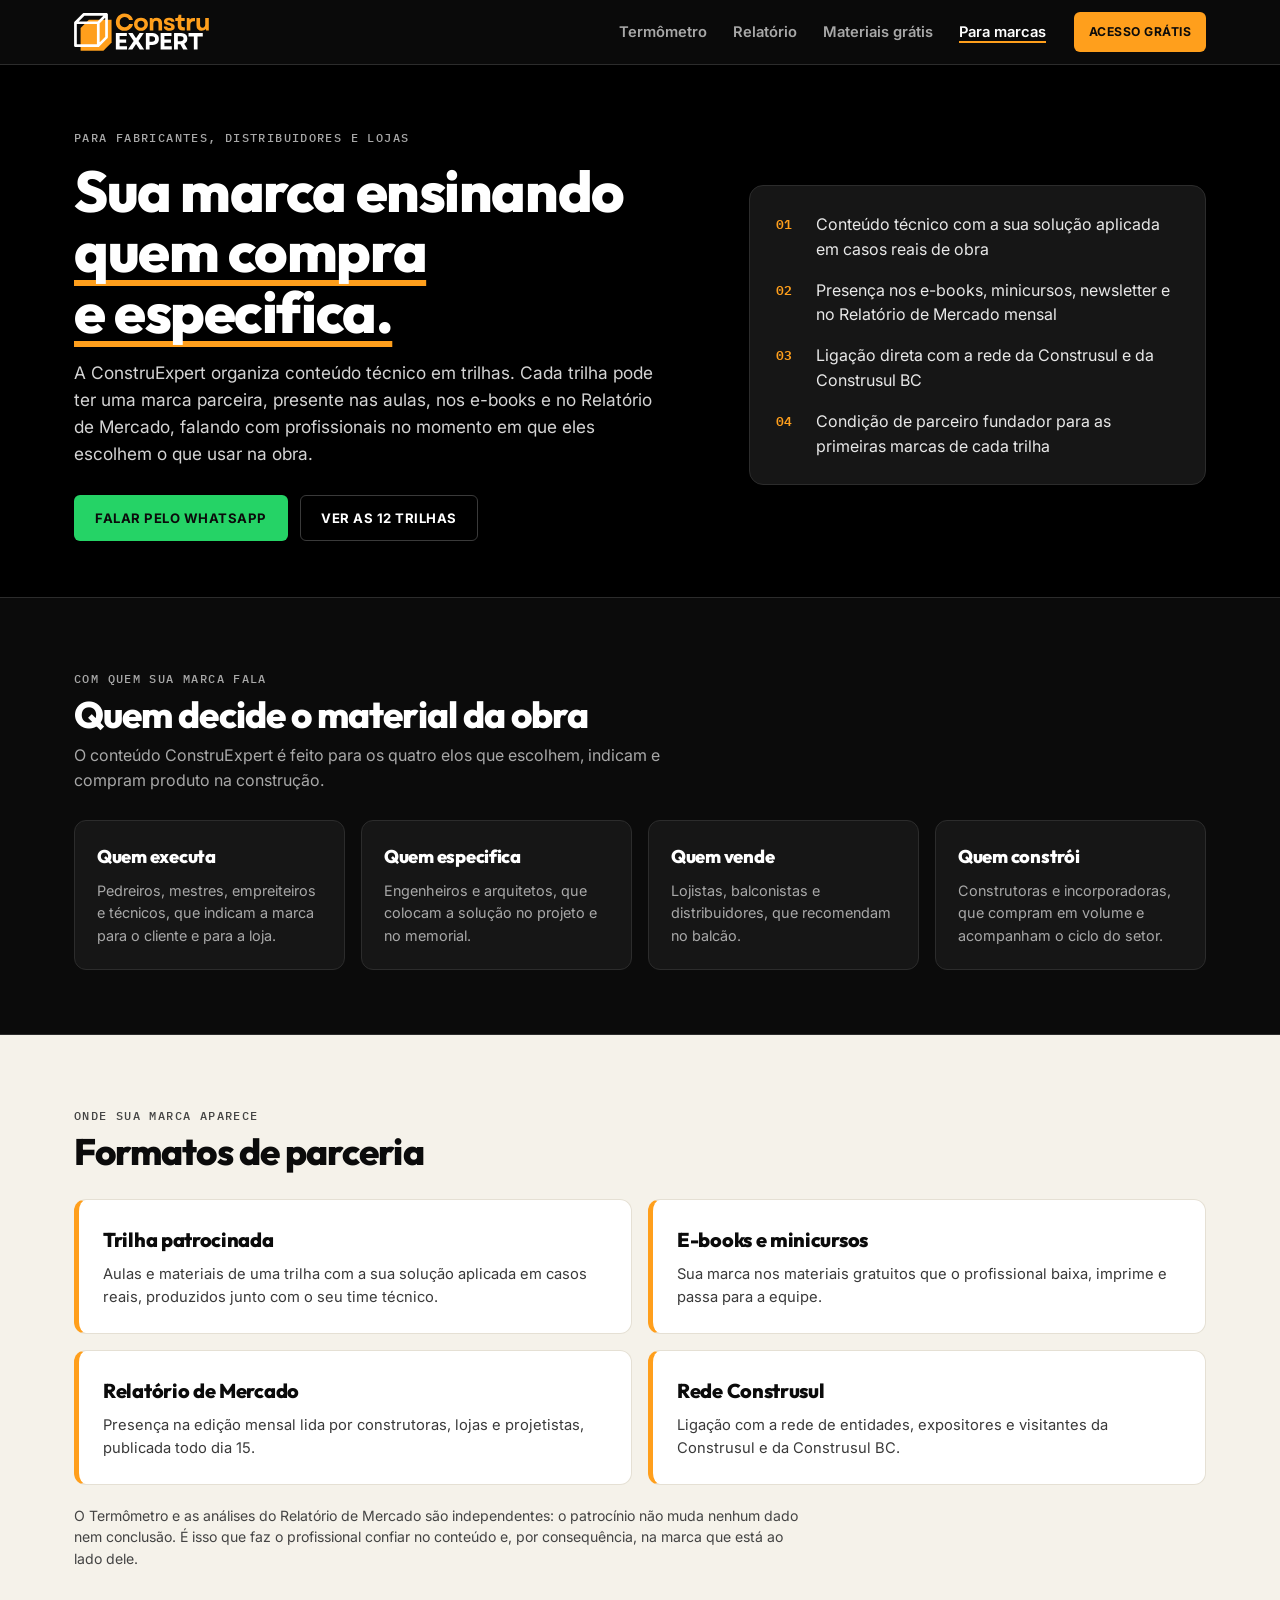
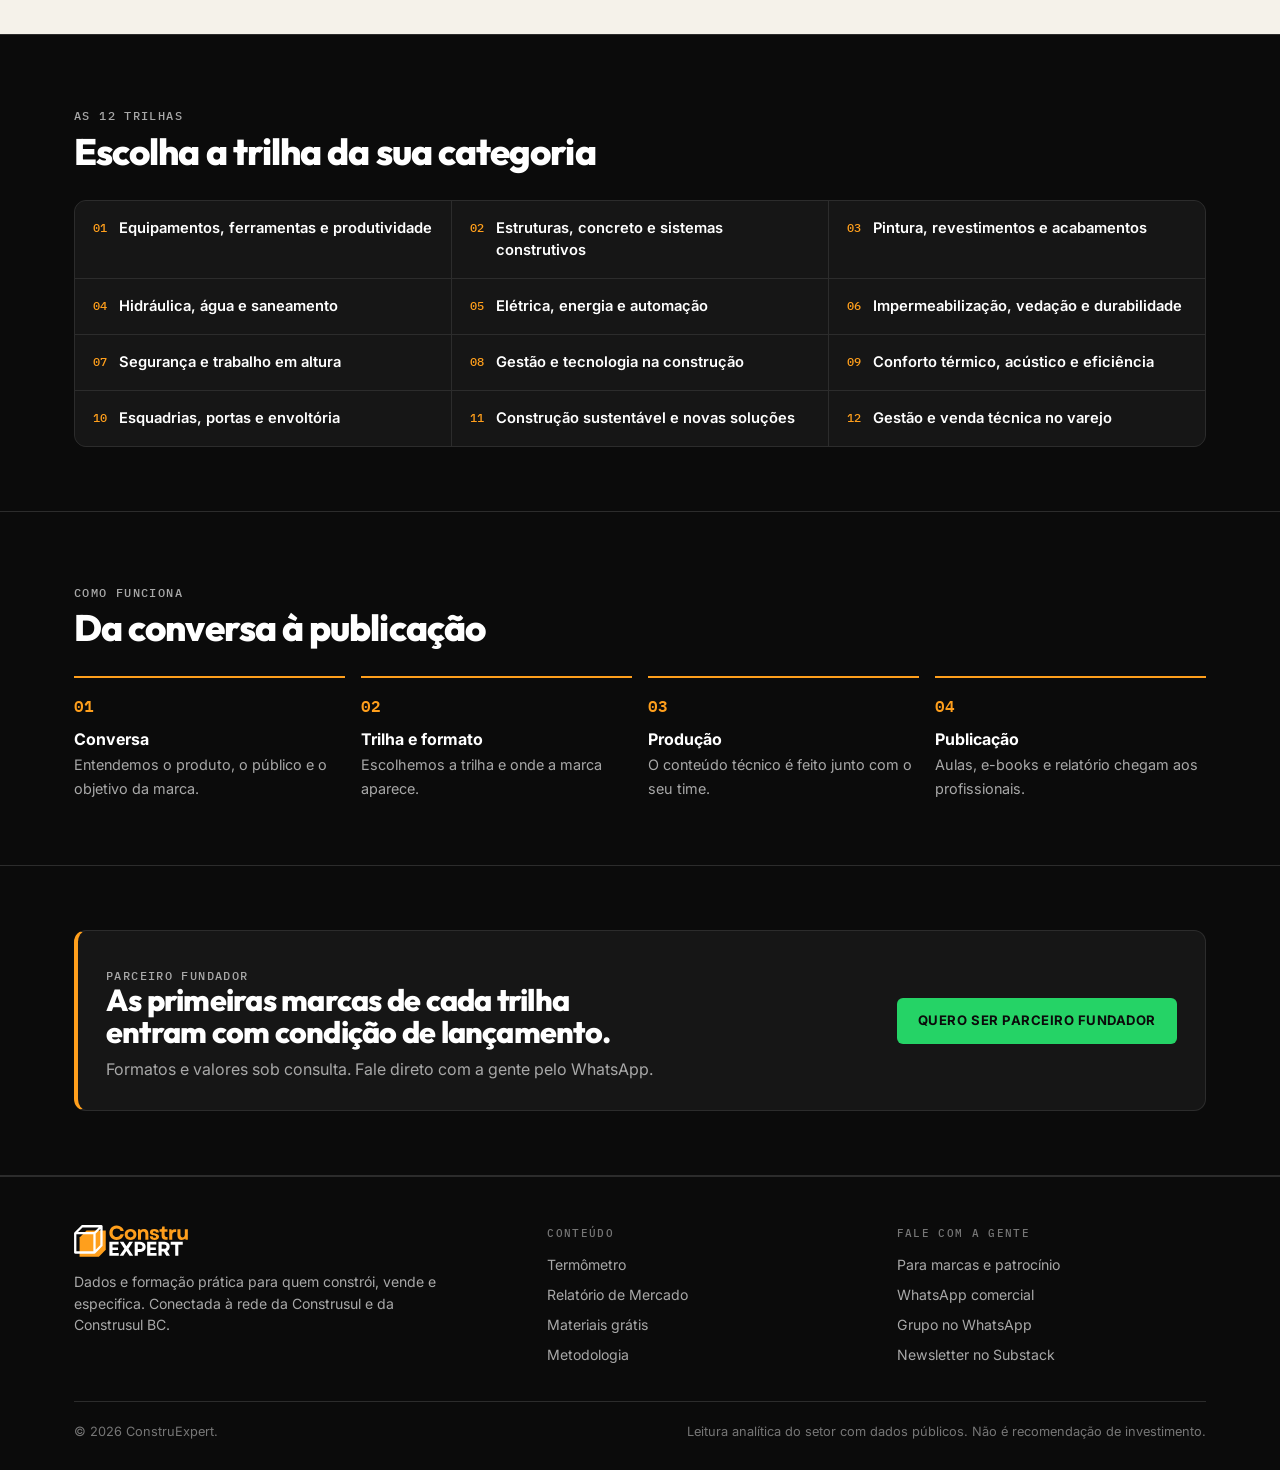
<file: para-marcas/index.html>
<!DOCTYPE html>
<html lang="pt-BR">
<head>
<meta charset="utf-8">
<meta name="viewport" content="width=device-width, initial-scale=1">
<title>Para marcas · trilhas patrocinadas ConstruExpert</title>
<meta name="description" content="Fabricantes, distribuidores e lojas: patrocine uma trilha de conteúdo técnico da ConstruExpert e fale com quem compra e especifica na construção civil, com a rede da Construsul e da Construsul BC.">
<meta name="theme-color" content="#0B0B0B">
<link rel="icon" href="../marca/icone.svg" type="image/svg+xml">
<link rel="icon" href="../marca/favicon-32.png" sizes="32x32" type="image/png">
<link rel="apple-touch-icon" href="../marca/apple-touch-icon.png">
<link rel="canonical" href="https://xcix-xcix.github.io/construexpert/para-marcas/">
<meta property="og:site_name" content="ConstruExpert">
<meta property="og:title" content="Para marcas · trilhas patrocinadas ConstruExpert">
<meta property="og:description" content="Fabricantes, distribuidores e lojas: patrocine uma trilha de conteúdo técnico da ConstruExpert e fale com quem compra e especifica na construção civil, com a rede da Construsul e da Construsul BC.">
<meta property="og:type" content="website">
<meta property="og:url" content="https://xcix-xcix.github.io/construexpert/para-marcas/">
<meta property="og:image" content="https://xcix-xcix.github.io/construexpert/marca/og-image.png">
<meta name="twitter:card" content="summary_large_image">
<link rel="preconnect" href="https://fonts.googleapis.com">
<link rel="preconnect" href="https://fonts.gstatic.com" crossorigin>
<link href="https://fonts.googleapis.com/css2?family=IBM+Plex+Mono:wght@500;600&family=Outfit:wght@600;700;800&family=Inter:wght@400;500;600;700;800&display=swap" rel="stylesheet">
<link rel="stylesheet" href="../assets/site.css">
<style>
.hero{padding:64px 0 56px;border-bottom:1px solid var(--linha);background:#000}
.hero-grid{display:grid;grid-template-columns:minmax(0,1.15fr) minmax(0,.85fr);gap:56px;align-items:center}
.hero h1{margin-top:14px;font-size:clamp(2.2rem,4.8vw,3.6rem)}
.hero .tese{margin-top:18px;color:#d4d4d4;font-size:1.08rem;max-width:34em}
.hero .acoes{display:flex;gap:12px;flex-wrap:wrap;margin-top:28px}
.resumo{background:var(--superficie);border:1px solid var(--linha);border-radius:14px;padding:26px;display:grid;gap:16px}
.resumo div{display:grid;grid-template-columns:28px 1fr;gap:12px;align-items:start}
.resumo b{font-family:var(--mono);color:var(--marca);font-weight:600;font-size:.84rem;padding-top:2px}
.resumo span{color:#e8e8e8}
.publicos{display:grid;grid-template-columns:repeat(4,minmax(0,1fr));gap:16px}
.publico{background:var(--superficie);border:1px solid var(--linha);border-radius:12px;padding:22px}
.publico h3{font-family:var(--titulo);font-weight:800;font-size:1.15rem;letter-spacing:-.015em}
.publico p{color:var(--texto-suave);font-size:.9rem;margin-top:8px}
.formatos{display:grid;grid-template-columns:repeat(2,minmax(0,1fr));gap:16px}
.formato{background:#fff;border:1px solid #e5e0d4;border-radius:12px;padding:24px;border-left:5px solid var(--marca)}
.formato h3{font-family:var(--titulo);font-weight:800;font-size:1.25rem;letter-spacing:-.015em}
.formato p{color:#3a3a3a;font-size:.92rem;margin-top:8px}
.nota-indep{margin-top:20px;font-size:.88rem;color:#444;max-width:52em}
.trilhas{display:grid;grid-template-columns:repeat(3,minmax(0,1fr));gap:1px;background:var(--linha);border:1px solid var(--linha);border-radius:12px;overflow:hidden}
.trilhas div{background:var(--superficie);padding:16px 18px;font-size:.92rem;font-weight:600;display:flex;gap:12px}
.trilhas div b{font-family:var(--mono);font-weight:500;color:var(--marca);font-size:.76rem;padding-top:2px}
.etapas{list-style:none;padding:0;margin:0;display:grid;grid-template-columns:repeat(4,minmax(0,1fr));gap:16px;counter-reset:e}
.etapas li{counter-increment:e;border-top:2px solid var(--marca);padding-top:16px}
.etapas li::before{content:"0" counter(e);display:block;font-family:var(--mono);color:var(--marca);font-weight:600;margin-bottom:8px}
.etapas b{display:block}
.etapas span{color:var(--texto-suave);font-size:.9rem}
.fundador{display:grid;grid-template-columns:minmax(0,1fr) auto;gap:24px;align-items:center;background:var(--superficie);border:1px solid var(--linha);border-left:4px solid var(--marca);border-radius:12px;padding:28px}
.fundador h2{font-size:clamp(1.4rem,2.6vw,1.9rem)}
.fundador p{color:var(--texto-suave);margin-top:8px;max-width:40em}
@media (max-width:960px){
  .hero-grid{grid-template-columns:1fr;gap:36px}
  .publicos,.etapas{grid-template-columns:1fr 1fr}
  .trilhas{grid-template-columns:1fr 1fr}
  .fundador{grid-template-columns:1fr}
}
@media (max-width:620px){
  .publicos,.etapas,.formatos,.trilhas{grid-template-columns:1fr}
}
</style>
</head>
<body>
<header class="top">
  <div class="wrap">
    <a class="logo" href="../" aria-label="ConstruExpert, página inicial"><img src="../marca/logo-branco.svg" alt="ConstruExpert" width="136" height="38"></a>
    <nav class="nav" aria-label="Principal"><a href="../termometro/">Termômetro</a><a href="../relatorio/">Relatório</a><a href="../materiais/">Materiais grátis</a><a href="../para-marcas/" aria-current="page">Para marcas</a></nav>
    <a class="btn btn-y btn-sm" href="https://chk.eduzz.com/89AXY5GE0D?utm_source=site&amp;utm_medium=marcas&amp;utm_campaign=cta-topo" target="_blank" rel="noopener">Acesso grátis</a>
    <button class="menu-btn" type="button" aria-expanded="false" aria-controls="menu-mob" aria-label="Abrir menu"><svg width="20" height="20" viewBox="0 0 20 20" aria-hidden="true"><path d="M2 5h16M2 10h16M2 15h16" stroke="currentColor" stroke-width="2" stroke-linecap="round"/></svg></button>
  </div>
  <nav class="menu-mob" id="menu-mob" aria-label="Menu"><a href="../termometro/">Termômetro</a><a href="../relatorio/">Relatório</a><a href="../materiais/">Materiais grátis</a><a href="../para-marcas/" aria-current="page">Para marcas</a><a href="../metodologia/">Metodologia</a></nav>
</header>

<main id="topo">
<section class="hero" aria-labelledby="t-hero">
  <div class="wrap hero-grid">
    <div>
      <p class="rotulo">Para fabricantes, distribuidores e lojas</p>
      <h1 class="disp" id="t-hero">Sua marca ensinando <span class="marca-a">quem compra e especifica.</span></h1>
      <p class="tese">A ConstruExpert organiza conteúdo técnico em trilhas. Cada trilha pode ter uma marca parceira, presente nas aulas, nos e-books e no Relatório de Mercado, falando com profissionais no momento em que eles escolhem o que usar na obra.</p>
      <div class="acoes">
        <a class="btn btn-wa" href="https://wa.me/5551999713119?text=Ol%C3%A1!%20Vim%20pelo%20site%20da%20ConstruExpert%20e%20quero%20conhecer%20as%20trilhas%20patrocinadas." target="_blank" rel="noopener" data-cta="b2b-whatsapp">Falar pelo WhatsApp</a>
        <a class="btn btn-o" href="#trilhas">Ver as 12 trilhas</a>
      </div>
    </div>
    <div class="resumo" aria-label="Resumo">
      <div><b>01</b><span>Conteúdo técnico com a sua solução aplicada em casos reais de obra</span></div>
      <div><b>02</b><span>Presença nos e-books, minicursos, newsletter e no Relatório de Mercado mensal</span></div>
      <div><b>03</b><span>Ligação direta com a rede da Construsul e da Construsul BC</span></div>
      <div><b>04</b><span>Condição de parceiro fundador para as primeiras marcas de cada trilha</span></div>
    </div>
  </div>
</section>

<section class="sec" aria-labelledby="t-pub">
  <div class="wrap">
    <div class="sec-head"><div><p class="rotulo">Com quem sua marca fala</p><h2 class="disp" id="t-pub">Quem decide o material da obra</h2><p>O conteúdo ConstruExpert é feito para os quatro elos que escolhem, indicam e compram produto na construção.</p></div></div>
    <div class="publicos">
      <article class="publico"><h3>Quem executa</h3><p>Pedreiros, mestres, empreiteiros e técnicos, que indicam a marca para o cliente e para a loja.</p></article>
      <article class="publico"><h3>Quem especifica</h3><p>Engenheiros e arquitetos, que colocam a solução no projeto e no memorial.</p></article>
      <article class="publico"><h3>Quem vende</h3><p>Lojistas, balconistas e distribuidores, que recomendam no balcão.</p></article>
      <article class="publico"><h3>Quem constrói</h3><p>Construtoras e incorporadoras, que compram em volume e acompanham o ciclo do setor.</p></article>
    </div>
  </div>
</section>

<section class="sec light" aria-labelledby="t-form">
  <div class="wrap">
    <div class="sec-head"><div><p class="rotulo">Onde sua marca aparece</p><h2 class="disp" id="t-form">Formatos de parceria</h2></div></div>
    <div class="formatos">
      <article class="formato"><h3>Trilha patrocinada</h3><p>Aulas e materiais de uma trilha com a sua solução aplicada em casos reais, produzidos junto com o seu time técnico.</p></article>
      <article class="formato"><h3>E-books e minicursos</h3><p>Sua marca nos materiais gratuitos que o profissional baixa, imprime e passa para a equipe.</p></article>
      <article class="formato"><h3>Relatório de Mercado</h3><p>Presença na edição mensal lida por construtoras, lojas e projetistas, publicada todo dia 15.</p></article>
      <article class="formato"><h3>Rede Construsul</h3><p>Ligação com a rede de entidades, expositores e visitantes da Construsul e da Construsul BC.</p></article>
    </div>
    <p class="nota-indep">O Termômetro e as análises do Relatório de Mercado são independentes: o patrocínio não muda nenhum dado nem conclusão. É isso que faz o profissional confiar no conteúdo e, por consequência, na marca que está ao lado dele.</p>
  </div>
</section>

<section class="sec" id="trilhas" aria-labelledby="t-tri">
  <div class="wrap">
    <div class="sec-head"><div><p class="rotulo">As 12 trilhas</p><h2 class="disp" id="t-tri">Escolha a trilha da sua categoria</h2></div></div>
    <div class="trilhas">
      <div><b>01</b>Equipamentos, ferramentas e produtividade</div>
      <div><b>02</b>Estruturas, concreto e sistemas construtivos</div>
      <div><b>03</b>Pintura, revestimentos e acabamentos</div>
      <div><b>04</b>Hidráulica, água e saneamento</div>
      <div><b>05</b>Elétrica, energia e automação</div>
      <div><b>06</b>Impermeabilização, vedação e durabilidade</div>
      <div><b>07</b>Segurança e trabalho em altura</div>
      <div><b>08</b>Gestão e tecnologia na construção</div>
      <div><b>09</b>Conforto térmico, acústico e eficiência</div>
      <div><b>10</b>Esquadrias, portas e envoltória</div>
      <div><b>11</b>Construção sustentável e novas soluções</div>
      <div><b>12</b>Gestão e venda técnica no varejo</div>
    </div>
  </div>
</section>

<section class="sec" aria-labelledby="t-como">
  <div class="wrap">
    <div class="sec-head"><div><p class="rotulo">Como funciona</p><h2 class="disp" id="t-como">Da conversa à publicação</h2></div></div>
    <ol class="etapas">
      <li><b>Conversa</b><span>Entendemos o produto, o público e o objetivo da marca.</span></li>
      <li><b>Trilha e formato</b><span>Escolhemos a trilha e onde a marca aparece.</span></li>
      <li><b>Produção</b><span>O conteúdo técnico é feito junto com o seu time.</span></li>
      <li><b>Publicação</b><span>Aulas, e-books e relatório chegam aos profissionais.</span></li>
    </ol>
  </div>
</section>

<section class="sec" aria-labelledby="t-fund">
  <div class="wrap">
    <div class="fundador">
      <div>
        <p class="rotulo">Parceiro fundador</p>
        <h2 class="disp" id="t-fund">As primeiras marcas de cada trilha entram com condição de lançamento.</h2>
        <p>Formatos e valores sob consulta. Fale direto com a gente pelo WhatsApp.</p>
      </div>
      <a class="btn btn-wa" href="https://wa.me/5551999713119?text=Ol%C3%A1!%20Quero%20saber%20sobre%20a%20cota%20de%20parceiro%20fundador%20da%20ConstruExpert." target="_blank" rel="noopener" data-cta="b2b-fundador">Quero ser parceiro fundador</a>
    </div>
  </div>
</section>
</main>

<footer class="foot">
  <div class="wrap">
    <div class="foot-grid">
      <div class="foot-marca">
        <img src="../marca/logo-branco.svg" alt="ConstruExpert" width="114" height="32" loading="lazy">
        <p>Dados e formação prática para quem constrói, vende e especifica. Conectada à rede da Construsul e da Construsul BC.</p>
      </div>
      <div>
        <h3>Conteúdo</h3>
        <ul>
          <li><a href="../termometro/">Termômetro</a></li>
          <li><a href="../relatorio/">Relatório de Mercado</a></li>
          <li><a href="../materiais/">Materiais grátis</a></li>
          <li><a href="../metodologia/">Metodologia</a></li>
        </ul>
      </div>
      <div>
        <h3>Fale com a gente</h3>
        <ul>
          <li><a href="../para-marcas/">Para marcas e patrocínio</a></li>
          <li><a href="https://wa.me/5551999713119?text=Ol%C3%A1!%20Vim%20pelo%20site%20da%20ConstruExpert%20e%20quero%20conhecer%20as%20trilhas%20patrocinadas." target="_blank" rel="noopener">WhatsApp comercial</a></li>
          <li><a href="https://chat.whatsapp.com/HiWnnU9bLOwJQwbIWMs6zj" target="_blank" rel="noopener">Grupo no WhatsApp</a></li>
          <li><a href="https://construexpert.substack.com/subscribe?utm_source=site&amp;utm_medium=rodape" target="_blank" rel="noopener">Newsletter no Substack</a></li>
        </ul>
      </div>
    </div>
    <div class="foot-base">
      <span>© 2026 ConstruExpert.</span>
      <span>Leitura analítica do setor com dados públicos. Não é recomendação de investimento.</span>
    </div>
  </div>
</footer>
<script src="../assets/site.js" defer></script>
</body>
</html>
</file>
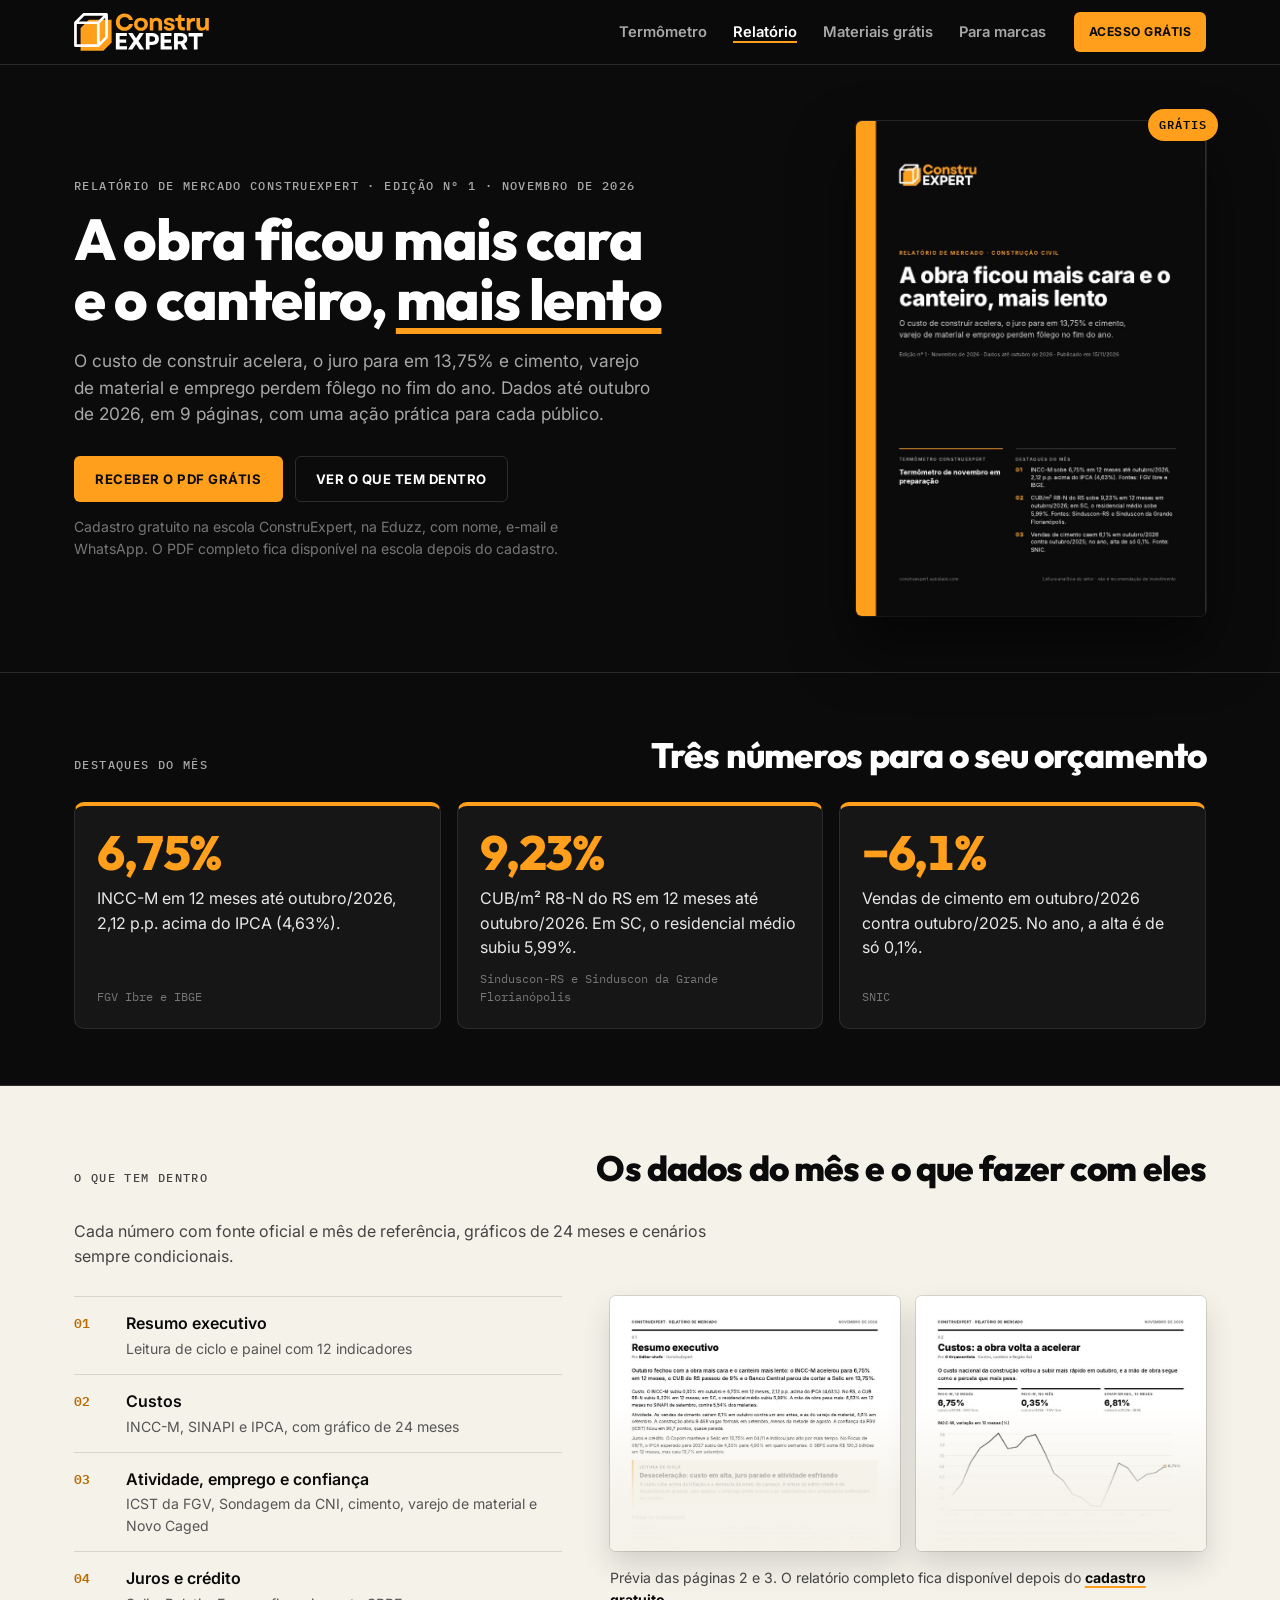
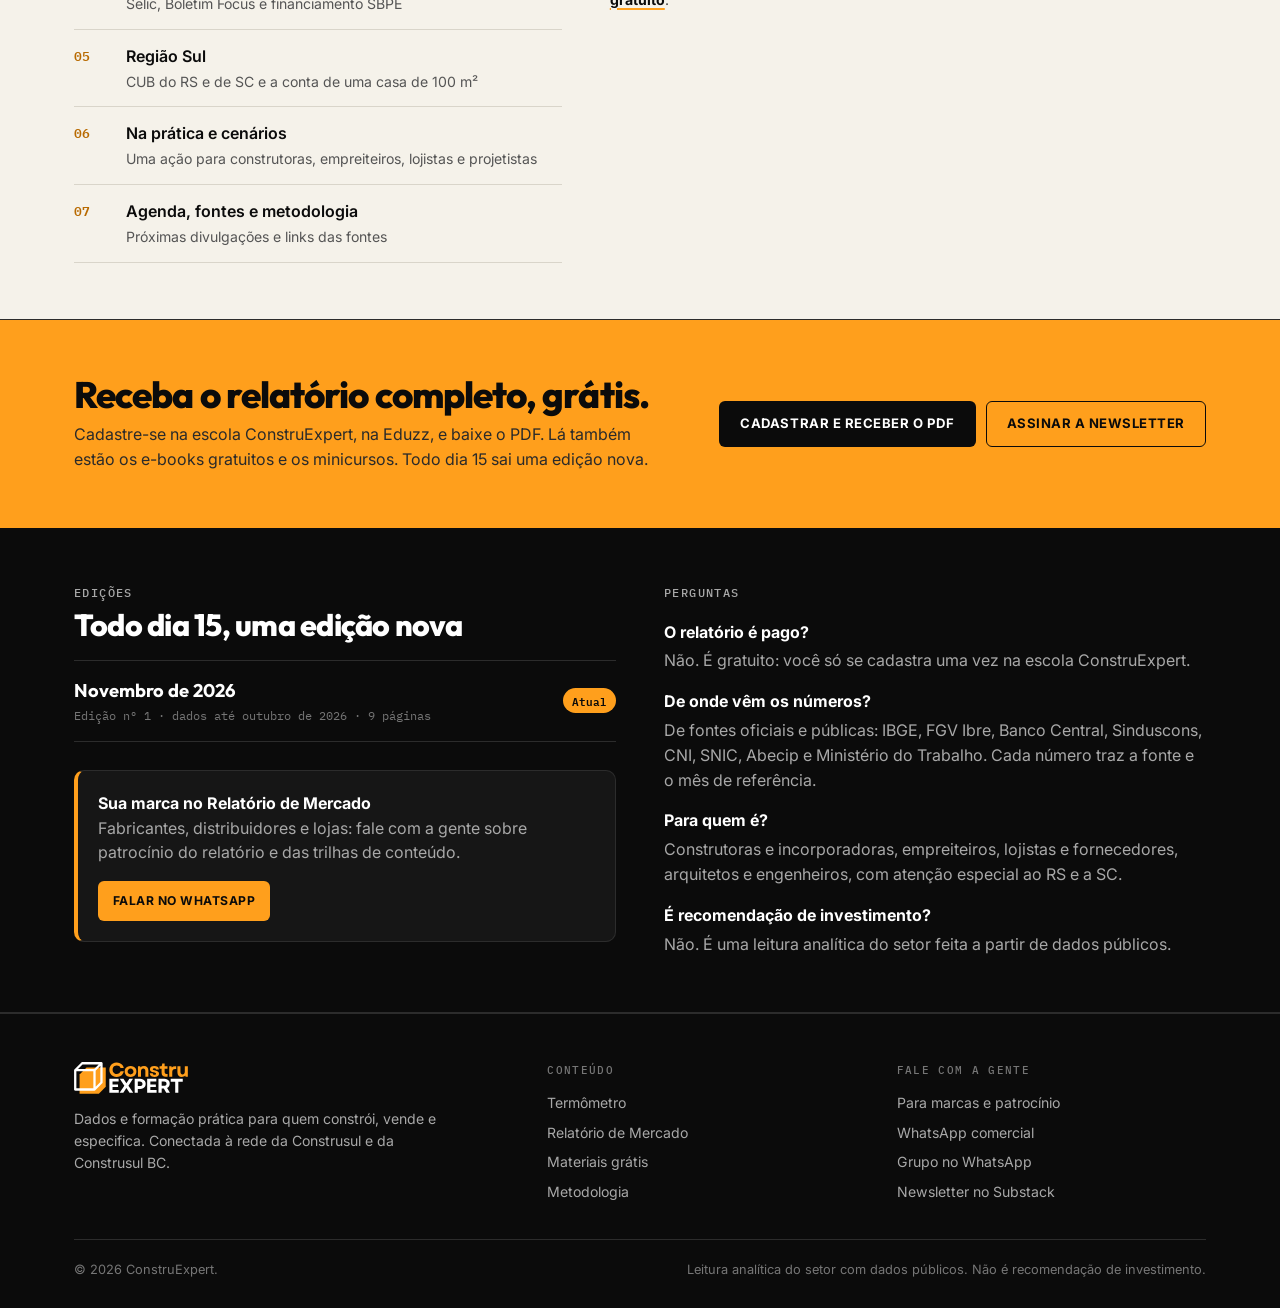
<file: relatorio/index.html>
<!DOCTYPE html>
<html lang="pt-BR">
<head>
<meta charset="utf-8">
<meta name="viewport" content="width=device-width, initial-scale=1">
<title>Relatório de Mercado ConstruExpert</title>
<meta name="description" content="Relatório de Mercado ConstruExpert de novembro de 2026: custo da obra, atividade, juros e crédito e Região Sul em 9 páginas. Grátis com cadastro na escola ConstruExpert.">
<meta name="theme-color" content="#0B0B0B">
<link rel="icon" href="../marca/icone.svg" type="image/svg+xml">
<link rel="icon" href="../marca/favicon-32.png" sizes="32x32" type="image/png">
<link rel="apple-touch-icon" href="../marca/apple-touch-icon.png">
<meta property="og:site_name" content="ConstruExpert">
<meta property="og:title" content="Relatório de Mercado ConstruExpert · Novembro de 2026">
<meta property="og:description" content="A obra ficou mais cara e o canteiro, mais lento. Custo, atividade, juros e Região Sul em 9 páginas. Grátis com cadastro.">
<meta property="og:type" content="website">
<meta property="og:url" content="https://xcix-xcix.github.io/construexpert/relatorio/">
<meta property="og:image" content="https://xcix-xcix.github.io/construexpert/relatorio/img/og-2026-11.png">
<meta name="twitter:card" content="summary_large_image">
<link rel="preconnect" href="https://fonts.googleapis.com">
<link rel="preconnect" href="https://fonts.gstatic.com" crossorigin>
<link href="https://fonts.googleapis.com/css2?family=IBM+Plex+Mono:wght@500;600&family=Outfit:wght@600;700;800&family=Inter:wght@400;500;600;700;800&display=swap" rel="stylesheet">
<link rel="stylesheet" href="../assets/site.css">
<style>
:root{
  /* Mesma identidade do Termômetro: preto, laranja #FF9F1C e branco; títulos em Outfit. Layout: capa do PDF ao lado da tese, destaques, o que tem dentro com prévia esmaecida, faixa de cadastro. */
  --fundo:#0B0B0B;
  --superficie:#161616;
  --superficie-2:#202020;
  --texto:#ffffff;
  --texto-suave:#a8a8a8;
  --texto-fraco:#767676;
  --linha:#2c2c2c;
  --marca:#FF9F1C;
  --marca-claro:#FFB54D;
  --claro:#F5F2EA;
  --titulo:Outfit,Inter,system-ui,sans-serif;
  --sans:Inter,"SF Pro Text",system-ui,-apple-system,"Segoe UI",Roboto,sans-serif;
  --mono:"IBM Plex Mono",ui-monospace,Menlo,Consolas,monospace;
  --wrap:1180px;
  color-scheme:dark;
}
*,*::before,*::after{box-sizing:border-box}
html{scroll-behavior:smooth;scroll-padding-top:76px}
body{margin:0;background:var(--fundo);color:var(--texto);font-family:var(--sans);font-size:16px;line-height:1.55;-webkit-font-smoothing:antialiased}
a{color:inherit}
h1,h2,h3,p,dl,dd{margin:0}
img{max-width:100%}
:focus-visible{outline:3px solid var(--marca);outline-offset:3px;border-radius:4px}
.wrap{max-width:var(--wrap);margin:0 auto;padding:0 24px}
.disp{font-family:var(--titulo);font-weight:800;letter-spacing:-.025em;line-height:1.05;text-wrap:balance}
.rotulo{font-family:var(--mono);font-size:.72rem;font-weight:500;letter-spacing:.12em;text-transform:uppercase;color:var(--texto-suave)}
.num{font-variant-numeric:tabular-nums}
.marca-a{text-decoration:underline;text-decoration-color:var(--marca);text-decoration-thickness:.11em;text-underline-offset:.14em;text-decoration-skip-ink:none}

.btn{display:inline-flex;align-items:center;justify-content:center;white-space:nowrap;min-height:46px;padding:0 20px;font-weight:700;font-size:.82rem;letter-spacing:.04em;text-transform:uppercase;text-decoration:none;border-radius:6px;border:1.5px solid transparent;cursor:pointer}
.btn-y{background:var(--marca);color:#0B0B0B}
.btn-y:hover{background:var(--marca-claro)}
.btn-k{background:#0B0B0B;color:#fff}
.btn-k:hover{background:#262626}
.btn-o{background:transparent;color:#fff;border-color:var(--linha)}
.btn-o:hover{border-color:var(--marca)}
.btn-line{background:transparent;color:#0B0B0B;border-color:#0B0B0B}
.btn-line:hover{background:rgba(0,0,0,.08)}
.btn-sm{min-height:40px;padding:0 14px;font-size:.76rem}


.hero{padding:56px 0 56px;border-bottom:1px solid var(--linha)}
.hero-grid{display:grid;grid-template-columns:minmax(0,1.35fr) minmax(0,.65fr);gap:56px;align-items:center}
.hero h1{margin-top:14px;font-size:clamp(2.2rem,4.8vw,3.6rem)}
.hero .tese{margin-top:18px;color:var(--texto-suave);font-size:1.08rem;max-width:34em}
.hero .acoes{display:flex;gap:12px;flex-wrap:wrap;margin-top:28px}
.hero .como{margin-top:14px;font-size:.88rem;color:var(--texto-fraco);max-width:36em}
.capa{position:relative}
.capa img{display:block;width:100%;height:auto;border-radius:6px;box-shadow:0 30px 60px rgba(0,0,0,.55),0 0 0 1px #262626}
.capa .selo{position:absolute;top:-12px;right:-12px;background:var(--marca);color:#0B0B0B;font-family:var(--mono);font-weight:600;font-size:.72rem;letter-spacing:.08em;text-transform:uppercase;padding:7px 11px;border-radius:999px}

.sec{padding:56px 0;border-bottom:1px solid var(--linha)}
.sec-head{margin-bottom:28px}
.sec-head h2{font-size:clamp(1.6rem,3vw,2.2rem);margin-top:8px}
.sec-head p{color:var(--texto-suave);max-width:40em;margin-top:8px}

.destaques{display:grid;grid-template-columns:repeat(3,minmax(0,1fr));gap:16px}
.dest{background:var(--superficie);border:1px solid var(--linha);border-top:4px solid var(--marca);border-radius:10px;padding:22px;display:flex;flex-direction:column;gap:10px}
.dest .v{font-family:var(--titulo);font-weight:800;font-size:clamp(2.4rem,4vw,3rem);line-height:1;letter-spacing:-.03em;color:var(--marca)}
.dest p{color:#e8e8e8}
.dest .fonte{font-family:var(--mono);font-size:.72rem;color:var(--texto-fraco);margin-top:auto}

.dentro{background:var(--claro);color:#0B0B0B}
.dentro .rotulo{color:#555}
.dentro .sec-head p{color:#444}
.dentro-grid{display:grid;grid-template-columns:minmax(0,.9fr) minmax(0,1.1fr);gap:48px;align-items:start}
.secoes{list-style:none;padding:0;margin:0;display:grid}
.secoes li{display:grid;grid-template-columns:44px minmax(0,1fr);gap:8px;padding:14px 0;border-top:1px solid #d9d5ca}
.secoes li:last-child{border-bottom:1px solid #d9d5ca}
.secoes b{font-family:var(--mono);font-weight:600;color:#B86A00;font-size:.84rem;padding-top:2px}
.secoes span{font-weight:600}
.secoes small{display:block;font-weight:400;color:#555;font-size:.88rem;margin-top:2px}
.previas{display:grid;grid-template-columns:repeat(2,minmax(0,1fr));gap:16px}
.previa{position:relative;border-radius:6px;overflow:hidden;box-shadow:0 14px 30px rgba(0,0,0,.14),0 0 0 1px #d9d5ca;background:#fff}
.previa img{display:block;width:100%;height:auto}
.previa::after{content:"";position:absolute;left:0;right:0;bottom:0;height:58%;background:linear-gradient(to bottom,rgba(245,242,234,0),rgba(245,242,234,.92) 62%,var(--claro))}
.previa-nota{grid-column:1 / -1;font-size:.88rem;color:#444}
.previa-nota a{color:#0B0B0B;font-weight:700;text-decoration-color:var(--marca);text-decoration-thickness:2px;text-underline-offset:3px}


.duas{display:grid;grid-template-columns:repeat(2,minmax(0,1fr));gap:48px}
.edicoes{border-top:1px solid var(--linha)}
.edicao{display:grid;grid-template-columns:minmax(0,1fr) auto;gap:16px;align-items:center;padding:16px 0;border-bottom:1px solid var(--linha)}
.edicao b{font-family:var(--titulo);font-size:1.15rem}
.edicao small{display:block;color:var(--texto-fraco);font-family:var(--mono);font-size:.72rem;margin-top:2px}
.edicao .chip{font-family:var(--mono);font-size:.7rem;font-weight:600;padding:4px 9px;border-radius:999px;background:var(--marca);color:#0B0B0B;white-space:nowrap}
.faq{display:grid;gap:16px}
.faq dt{font-weight:700}
.faq dd{color:var(--texto-suave);margin-top:4px}
.marca-box{margin-top:28px;background:var(--superficie);border:1px solid var(--linha);border-left:4px solid var(--marca);border-radius:10px;padding:20px;display:flex;justify-content:space-between;align-items:center;gap:16px;flex-wrap:wrap}
.marca-box p{color:var(--texto-suave);max-width:30em}
.marca-box b{color:#fff;display:block}


@media (max-width:960px){
  .hero-grid,.dentro-grid,.duas{grid-template-columns:1fr}
  .capa{max-width:340px}
  .destaques{grid-template-columns:1fr}
}
@media (max-width:620px){
  .wrap{padding:0 16px}
  .previas{grid-template-columns:1fr}
  .btn{white-space:normal;text-align:center}
  .capa .selo{right:8px}
}
@media (prefers-reduced-motion:reduce){*{transition:none!important;scroll-behavior:auto!important}}
</style>
</head>
<body>
<header class="top">
  <div class="wrap">
    <a class="logo" href="../" aria-label="ConstruExpert, página inicial"><img src="../marca/logo-branco.svg" alt="ConstruExpert" width="136" height="38"></a>
    <nav class="nav" aria-label="Principal"><a href="../termometro/">Termômetro</a><a href="../relatorio/" aria-current="page">Relatório</a><a href="../materiais/">Materiais grátis</a><a href="../para-marcas/">Para marcas</a></nav>
    <a class="btn btn-y btn-sm" href="https://chk.eduzz.com/89AXY5GE0D?utm_source=site&amp;utm_medium=relatorio&amp;utm_campaign=cta-topo" target="_blank" rel="noopener">Acesso grátis</a>
    <button class="menu-btn" type="button" aria-expanded="false" aria-controls="menu-mob" aria-label="Abrir menu"><svg width="20" height="20" viewBox="0 0 20 20" aria-hidden="true"><path d="M2 5h16M2 10h16M2 15h16" stroke="currentColor" stroke-width="2" stroke-linecap="round"/></svg></button>
  </div>
  <nav class="menu-mob" id="menu-mob" aria-label="Menu"><a href="../termometro/">Termômetro</a><a href="../relatorio/" aria-current="page">Relatório</a><a href="../materiais/">Materiais grátis</a><a href="../para-marcas/">Para marcas</a><a href="../metodologia/">Metodologia</a></nav>
</header>

<main id="topo">
<!-- Link de cadastro: produto gratuito do relatório na Eduzz (chk.eduzz.com/89AXY5GE0D), desde 17/11/2026. Os três links marcados com data-cadastro apontam para ele. -->
<section class="hero" aria-labelledby="t-hero">
  <div class="wrap hero-grid">
    <div>
      <p class="rotulo">Relatório de Mercado ConstruExpert · Edição nº 1 · Novembro de 2026</p>
      <h1 class="disp" id="t-hero">A obra ficou mais cara e o canteiro, <span class="marca-a">mais lento</span></h1>
      <p class="tese">O custo de construir acelera, o juro para em 13,75% e cimento, varejo de material e emprego perdem fôlego no fim do ano. Dados até outubro de 2026, em 9 páginas, com uma ação prática para cada público.</p>
      <div class="acoes">
        <a class="btn btn-y" data-cadastro href="https://chk.eduzz.com/89AXY5GE0D?utm_source=site&amp;utm_medium=relatorio&amp;utm_campaign=relatorio-2026-11-hero" target="_blank" rel="noopener">Receber o PDF grátis</a>
        <a class="btn btn-o" href="#dentro">Ver o que tem dentro</a>
      </div>
      <p class="como">Cadastro gratuito na escola ConstruExpert, na Eduzz, com nome, e-mail e WhatsApp. O PDF completo fica disponível na escola depois do cadastro.</p>
    </div>
    <div class="capa">
      <img src="img/capa-2026-11.jpg" alt="Capa do Relatório de Mercado ConstruExpert de novembro de 2026: A obra ficou mais cara e o canteiro, mais lento" width="720" height="1019">
      <span class="selo">Grátis</span>
    </div>
  </div>
</section>

<section class="sec" aria-labelledby="t-dest">
  <div class="wrap">
    <div class="sec-head">
      <p class="rotulo">Destaques do mês</p>
      <h2 class="disp" id="t-dest">Três números para o seu orçamento</h2>
    </div>
    <div class="destaques">
      <article class="dest"><div class="v num">6,75%</div><p>INCC-M em 12 meses até outubro/2026, 2,12 p.p. acima do IPCA (4,63%).</p><p class="fonte">FGV Ibre e IBGE</p></article>
      <article class="dest"><div class="v num">9,23%</div><p>CUB/m² R8-N do RS em 12 meses até outubro/2026. Em SC, o residencial médio subiu 5,99%.</p><p class="fonte">Sinduscon-RS e Sinduscon da Grande Florianópolis</p></article>
      <article class="dest"><div class="v num">−6,1%</div><p>Vendas de cimento em outubro/2026 contra outubro/2025. No ano, a alta é de só 0,1%.</p><p class="fonte">SNIC</p></article>
    </div>
  </div>
</section>

<section class="sec dentro" id="dentro" aria-labelledby="t-dentro">
  <div class="wrap">
    <div class="sec-head">
      <p class="rotulo">O que tem dentro</p>
      <h2 class="disp" id="t-dentro">Os dados do mês e o que fazer com eles</h2>
      <p>Cada número com fonte oficial e mês de referência, gráficos de 24 meses e cenários sempre condicionais.</p>
    </div>
    <div class="dentro-grid">
      <ol class="secoes">
        <li><b>01</b><div><span>Resumo executivo</span><small>Leitura de ciclo e painel com 12 indicadores</small></div></li>
        <li><b>02</b><div><span>Custos</span><small>INCC-M, SINAPI e IPCA, com gráfico de 24 meses</small></div></li>
        <li><b>03</b><div><span>Atividade, emprego e confiança</span><small>ICST da FGV, Sondagem da CNI, cimento, varejo de material e Novo Caged</small></div></li>
        <li><b>04</b><div><span>Juros e crédito</span><small>Selic, Boletim Focus e financiamento SBPE</small></div></li>
        <li><b>05</b><div><span>Região Sul</span><small>CUB do RS e de SC e a conta de uma casa de 100 m²</small></div></li>
        <li><b>06</b><div><span>Na prática e cenários</span><small>Uma ação para construtoras, empreiteiros, lojistas e projetistas</small></div></li>
        <li><b>07</b><div><span>Agenda, fontes e metodologia</span><small>Próximas divulgações e links das fontes</small></div></li>
      </ol>
      <div class="previas">
        <figure class="previa" style="margin:0"><img src="img/pagina-2-2026-11.jpg" alt="Prévia da página 2: resumo executivo e painel de indicadores" width="720" height="631" loading="lazy"></figure>
        <figure class="previa" style="margin:0"><img src="img/pagina-3-2026-11.jpg" alt="Prévia da página 3: custos, com o gráfico do INCC-M em 12 meses" width="720" height="631" loading="lazy"></figure>
        <p class="previa-nota">Prévia das páginas 2 e 3. O relatório completo fica disponível depois do <a data-cadastro href="https://chk.eduzz.com/89AXY5GE0D?utm_source=site&amp;utm_medium=relatorio&amp;utm_campaign=relatorio-2026-11-previa" target="_blank" rel="noopener">cadastro gratuito</a>.</p>
      </div>
    </div>
  </div>
</section>

<section class="cta" id="receber" aria-labelledby="t-cta">
  <div class="wrap">
    <div>
      <h2 class="disp" id="t-cta">Receba o relatório completo, grátis.</h2>
      <p>Cadastre-se na escola ConstruExpert, na Eduzz, e baixe o PDF. Lá também estão os e-books gratuitos e os minicursos. Todo dia 15 sai uma edição nova.</p>
    </div>
    <div class="acoes-cta">
      <a class="btn btn-k" data-cadastro href="https://chk.eduzz.com/89AXY5GE0D?utm_source=site&amp;utm_medium=relatorio&amp;utm_campaign=relatorio-2026-11-cta" target="_blank" rel="noopener">Cadastrar e receber o PDF</a>
      <a class="btn btn-line" href="https://construexpert.substack.com/subscribe?utm_source=site&amp;utm_medium=relatorio&amp;utm_campaign=relatorio-2026-11" target="_blank" rel="noopener">Assinar a newsletter</a>
    </div>
  </div>
</section>

<section class="sec" aria-labelledby="t-ed">
  <div class="wrap duas">
    <div>
      <p class="rotulo">Edições</p>
      <h2 class="disp" id="t-ed" style="font-size:clamp(1.4rem,2.6vw,1.9rem);margin:8px 0 18px">Todo dia 15, uma edição nova</h2>
      <div class="edicoes">
        <div class="edicao"><div><b>Novembro de 2026</b><small>Edição nº 1 · dados até outubro de 2026 · 9 páginas</small></div><span class="chip">Atual</span></div>
      </div>
      <div class="marca-box">
        <div><b>Sua marca no Relatório de Mercado</b><p>Fabricantes, distribuidores e lojas: fale com a gente sobre patrocínio do relatório e das trilhas de conteúdo.</p></div>
        <a class="btn btn-y btn-sm" href="https://wa.me/5551999713119?text=Ol%C3%A1%2C%20vi%20o%20Relat%C3%B3rio%20de%20Mercado%20ConstruExpert%20e%20quero%20saber%20sobre%20patroc%C3%ADnio." target="_blank" rel="noopener">Falar no WhatsApp</a>
      </div>
    </div>
    <div>
      <p class="rotulo">Perguntas</p>
      <dl class="faq" style="margin-top:18px">
        <div><dt>O relatório é pago?</dt><dd>Não. É gratuito: você só se cadastra uma vez na escola ConstruExpert.</dd></div>
        <div><dt>De onde vêm os números?</dt><dd>De fontes oficiais e públicas: IBGE, FGV Ibre, Banco Central, Sinduscons, CNI, SNIC, Abecip e Ministério do Trabalho. Cada número traz a fonte e o mês de referência.</dd></div>
        <div><dt>Para quem é?</dt><dd>Construtoras e incorporadoras, empreiteiros, lojistas e fornecedores, arquitetos e engenheiros, com atenção especial ao RS e a SC.</dd></div>
        <div><dt>É recomendação de investimento?</dt><dd>Não. É uma leitura analítica do setor feita a partir de dados públicos.</dd></div>
      </dl>
    </div>
  </div>
</section>
</main>

<footer class="foot">
  <div class="wrap">
    <div class="foot-grid">
      <div class="foot-marca">
        <img src="../marca/logo-branco.svg" alt="ConstruExpert" width="114" height="32" loading="lazy">
        <p>Dados e formação prática para quem constrói, vende e especifica. Conectada à rede da Construsul e da Construsul BC.</p>
      </div>
      <div>
        <h3>Conteúdo</h3>
        <ul>
          <li><a href="../termometro/">Termômetro</a></li>
          <li><a href="../relatorio/">Relatório de Mercado</a></li>
          <li><a href="../materiais/">Materiais grátis</a></li>
          <li><a href="../metodologia/">Metodologia</a></li>
        </ul>
      </div>
      <div>
        <h3>Fale com a gente</h3>
        <ul>
          <li><a href="../para-marcas/">Para marcas e patrocínio</a></li>
          <li><a href="https://wa.me/5551999713119?text=Ol%C3%A1!%20Vim%20pelo%20site%20da%20ConstruExpert%20e%20quero%20conhecer%20as%20trilhas%20patrocinadas." target="_blank" rel="noopener">WhatsApp comercial</a></li>
          <li><a href="https://chat.whatsapp.com/HiWnnU9bLOwJQwbIWMs6zj" target="_blank" rel="noopener">Grupo no WhatsApp</a></li>
          <li><a href="https://construexpert.substack.com/subscribe?utm_source=site&amp;utm_medium=rodape" target="_blank" rel="noopener">Newsletter no Substack</a></li>
        </ul>
      </div>
    </div>
    <div class="foot-base">
      <span>© 2026 ConstruExpert.</span>
      <span>Leitura analítica do setor com dados públicos. Não é recomendação de investimento.</span>
    </div>
  </div>
</footer>
<script src="../assets/site.js" defer></script>
</body>
</html>
</file>
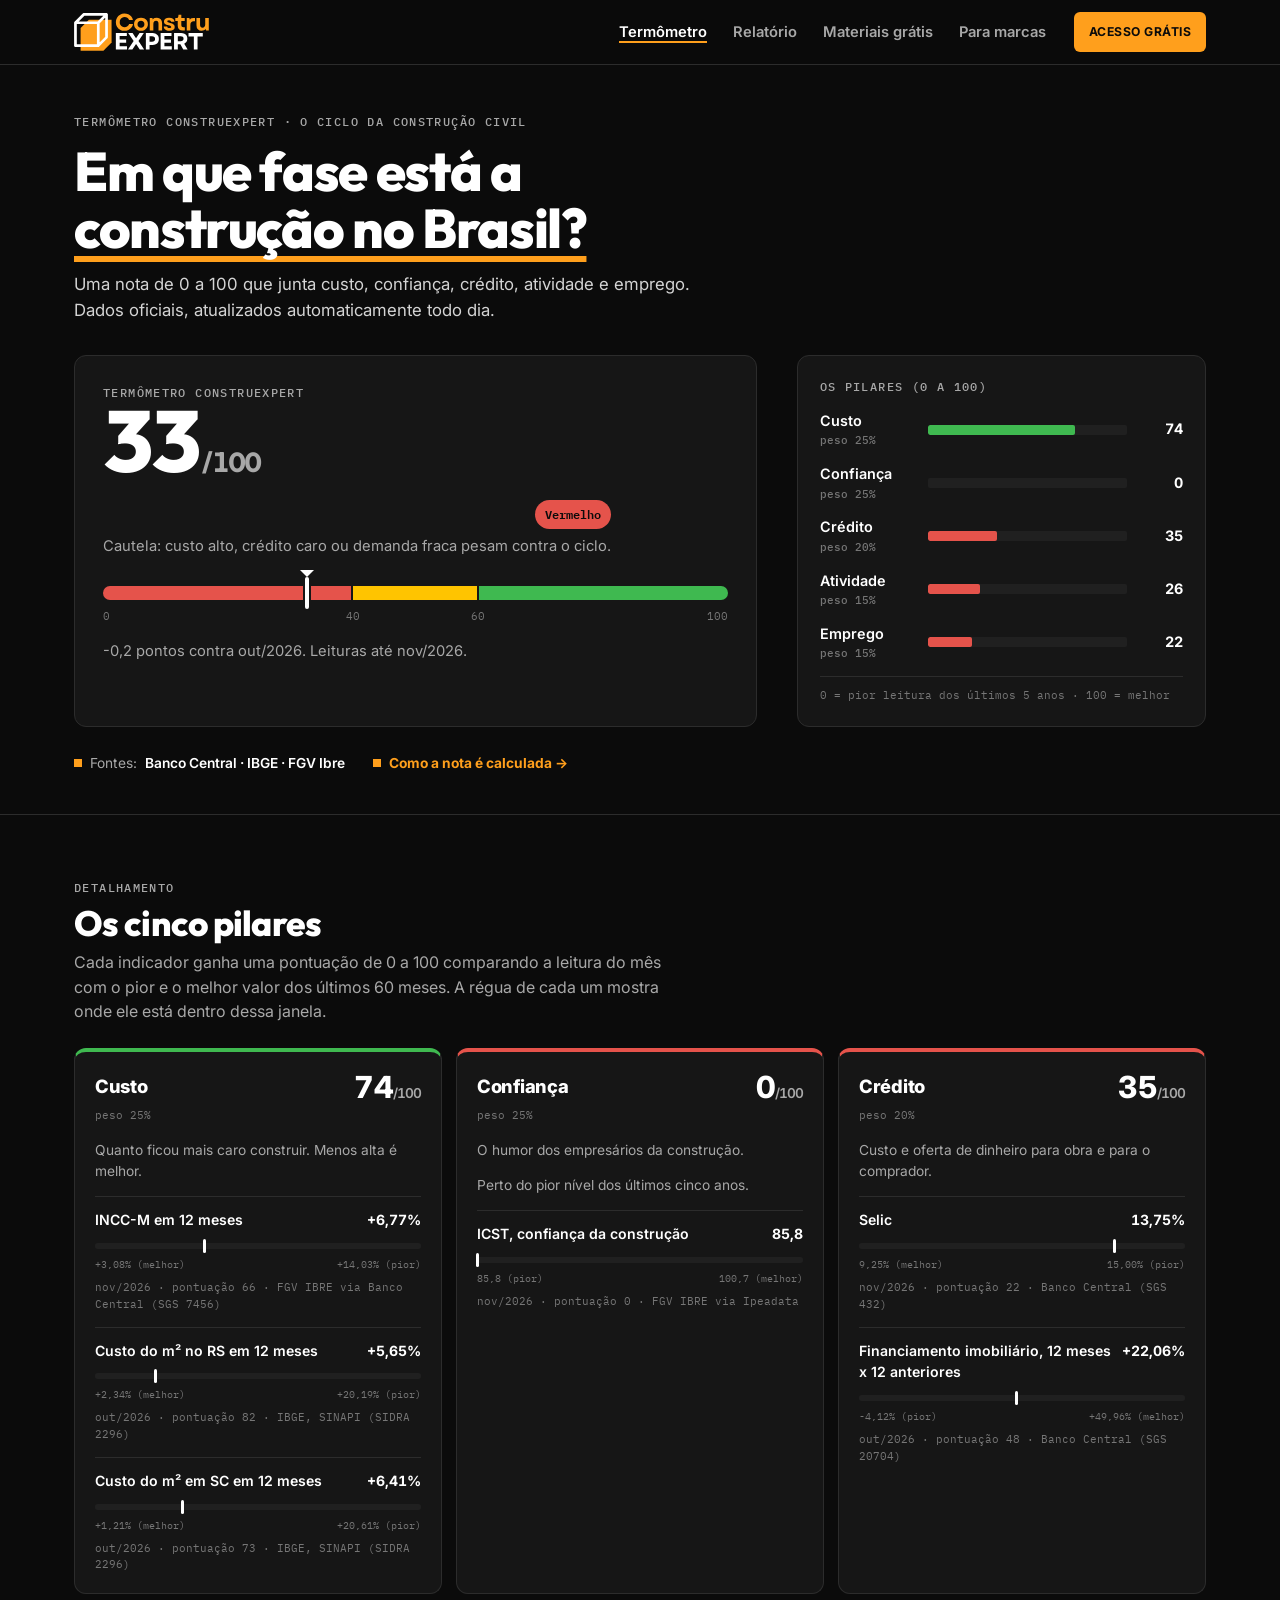
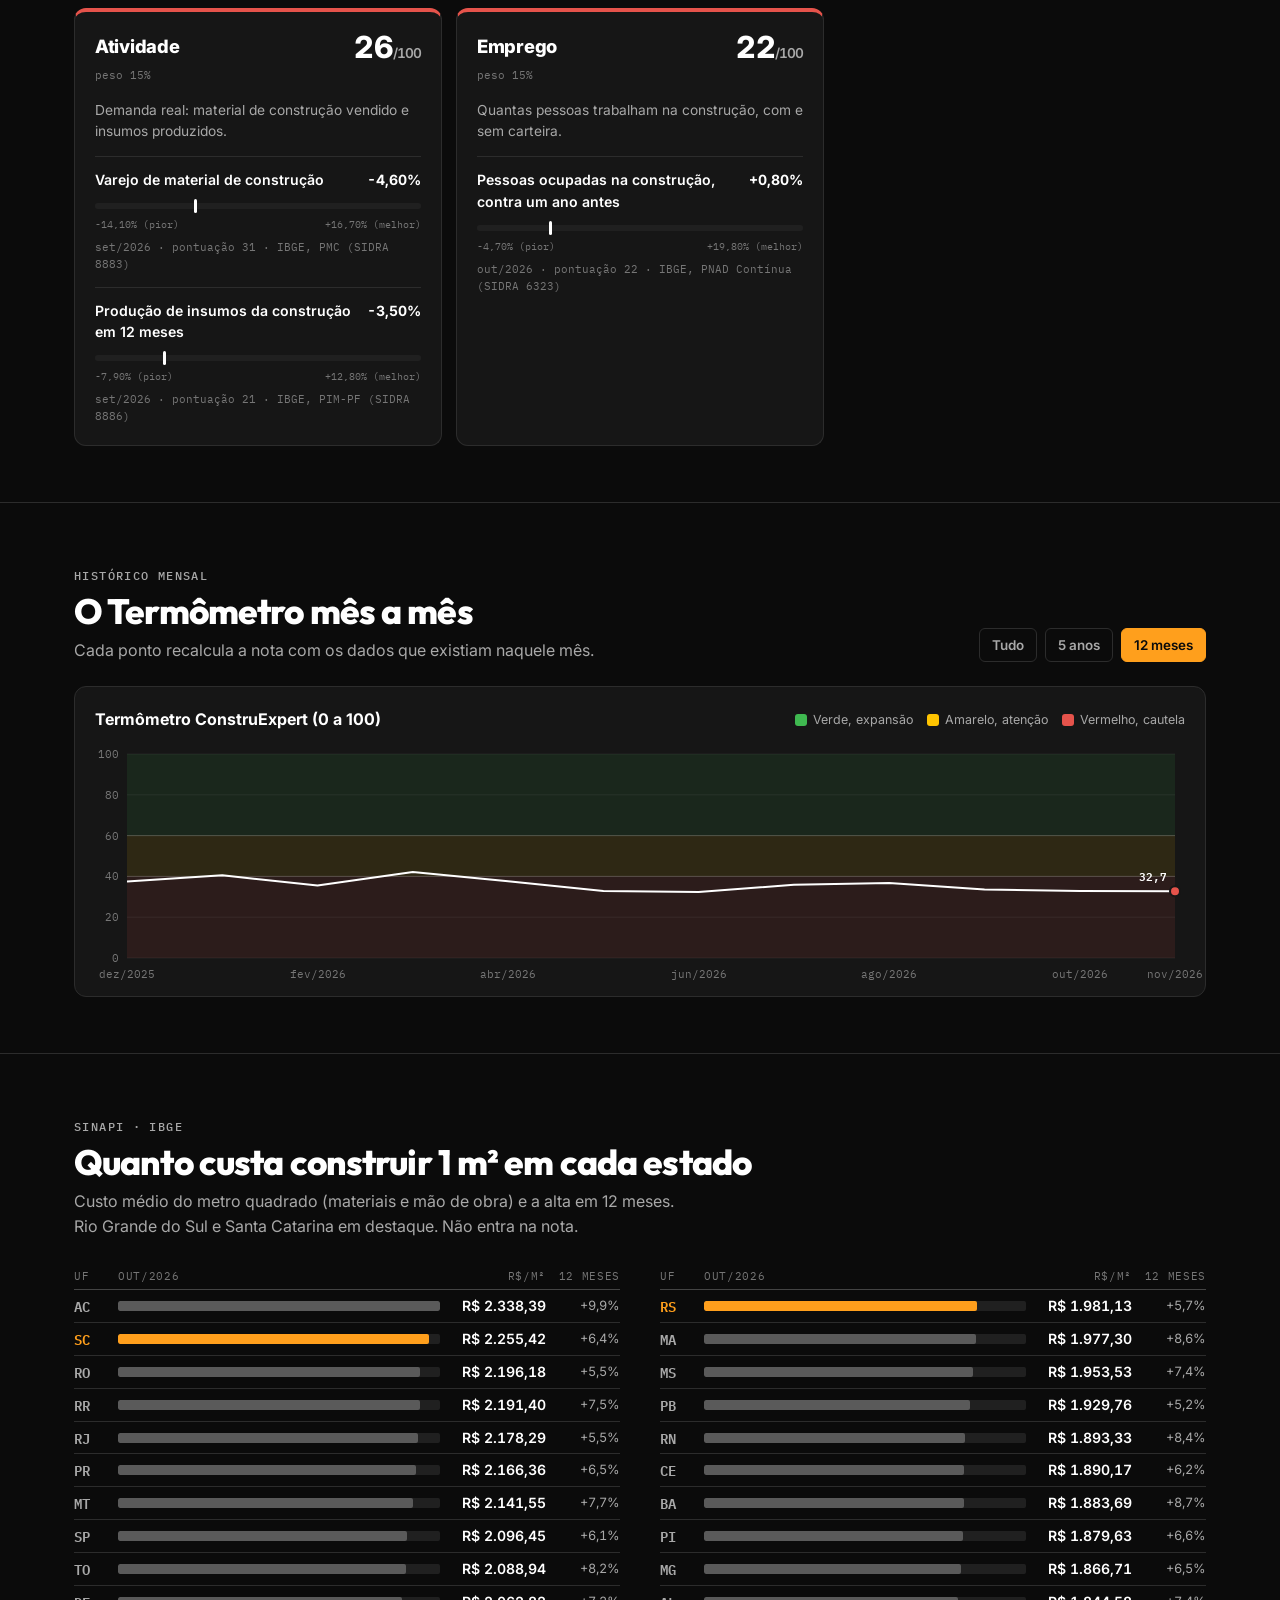
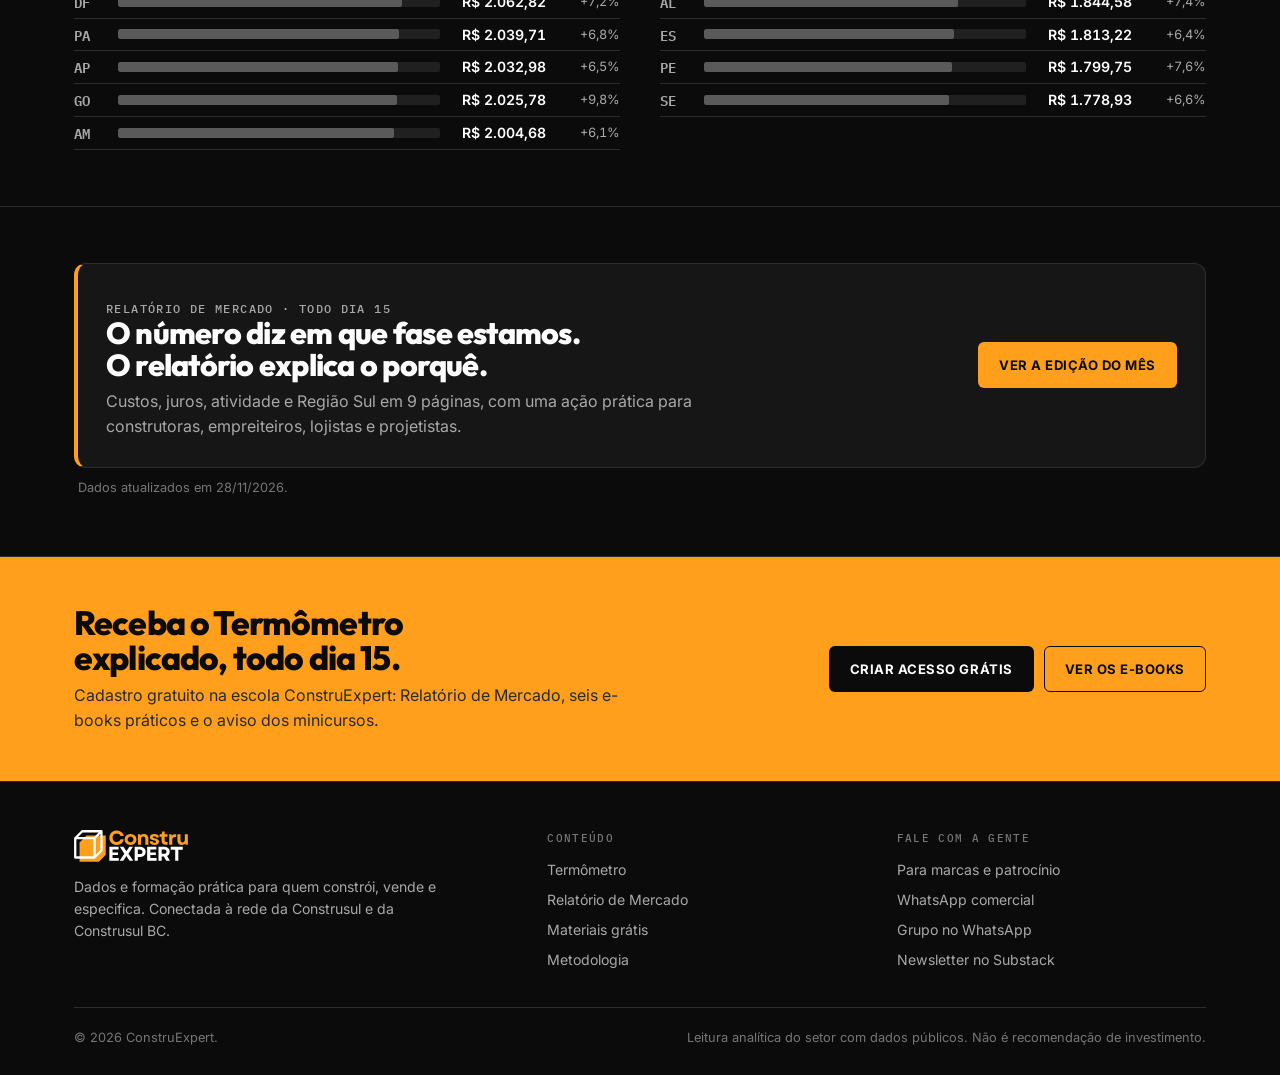
<file: termometro/index.html>
<!DOCTYPE html>
<html lang="pt-BR">
<head>
<meta charset="utf-8">
<meta name="viewport" content="width=device-width, initial-scale=1">
<title>Termômetro ConstruExpert · em que fase está a construção</title>
<meta name="description" content="Em que fase está a construção civil no Brasil? Custo, confiança, crédito, atividade e emprego numa nota de 0 a 100, atualizada todo dia com dados do Banco Central, IBGE e FGV, e o custo do m² em cada estado.">
<meta name="theme-color" content="#0B0B0B">
<link rel="icon" href="../marca/icone.svg" type="image/svg+xml">
<link rel="icon" href="../marca/favicon-32.png" sizes="32x32" type="image/png">
<link rel="apple-touch-icon" href="../marca/apple-touch-icon.png">
<link rel="canonical" href="https://xcix-xcix.github.io/construexpert/termometro/">
<meta property="og:site_name" content="ConstruExpert">
<meta property="og:title" content="Termômetro ConstruExpert · em que fase está a construção">
<meta property="og:description" content="Em que fase está a construção civil no Brasil? Custo, confiança, crédito, atividade e emprego numa nota de 0 a 100, atualizada todo dia com dados do Banco Central, IBGE e FGV, e o custo do m² em cada estado.">
<meta property="og:type" content="website">
<meta property="og:url" content="https://xcix-xcix.github.io/construexpert/termometro/">
<meta property="og:image" content="https://xcix-xcix.github.io/construexpert/marca/og-image.png">
<meta name="twitter:card" content="summary_large_image">
<link rel="preconnect" href="https://fonts.googleapis.com">
<link rel="preconnect" href="https://fonts.gstatic.com" crossorigin>
<link href="https://fonts.googleapis.com/css2?family=IBM+Plex+Mono:wght@500;600&family=Outfit:wght@600;700;800&family=Inter:wght@400;500;600;700;800&display=swap" rel="stylesheet">
<link rel="stylesheet" href="../assets/site.css">
<style>
:root{
  /* Identidade ConstruExpert (logo do Canva): preto, laranja #FF9F1C e branco; títulos em Outfit, parente gratuita da Garet do logo. Layout: leitura rápida no topo, indicadores, histórico, custo por estado, metodologia em faixa clara. */
  --fundo:#0B0B0B;
  --superficie:#161616;
  --superficie-2:#202020;
  --texto:#ffffff;
  --texto-suave:#a8a8a8;
  --texto-fraco:#767676;
  --linha:#2c2c2c;
  --marca:#FF9F1C;
  --marca-claro:#FFB54D;
  /* amarelo só no semáforo do Termômetro */
  --amarelo:#FFC400;
  --claro:#F5F2EA;
  /* Semáforo oficial do Termômetro: 0-39 vermelho, 40-59 amarelo, 60-100 verde */
  --vermelho:#e5534b; --verde:#3fb950;
  --titulo:Outfit,Inter,system-ui,sans-serif;
  --sans:Inter,"SF Pro Text",system-ui,-apple-system,"Segoe UI",Roboto,sans-serif;
  --mono:"IBM Plex Mono",ui-monospace,Menlo,Consolas,monospace;
  --wrap:1180px;
  color-scheme:dark;
}
*,*::before,*::after{box-sizing:border-box}
html{scroll-behavior:smooth;scroll-padding-top:76px}
body{margin:0;background:var(--fundo);color:var(--texto);font-family:var(--sans);font-size:16px;line-height:1.55;-webkit-font-smoothing:antialiased}
a{color:inherit}
h1,h2,h3,p{margin:0}
:focus-visible{outline:3px solid var(--marca);outline-offset:3px;border-radius:4px}
.wrap{max-width:var(--wrap);margin:0 auto;padding:0 24px}
.disp{font-family:var(--titulo);font-weight:800;letter-spacing:-.025em;line-height:1.05;text-wrap:balance}
.rotulo{font-family:var(--mono);font-size:.72rem;font-weight:500;letter-spacing:.12em;text-transform:uppercase;color:var(--texto-suave)}
.num{font-variant-numeric:tabular-nums}
.marca-a{text-decoration:underline;text-decoration-color:var(--marca);text-decoration-thickness:.11em;text-underline-offset:.14em;text-decoration-skip-ink:none}

.btn{display:inline-flex;align-items:center;justify-content:center;white-space:nowrap;min-height:46px;padding:0 20px;font-weight:700;font-size:.82rem;letter-spacing:.04em;text-transform:uppercase;text-decoration:none;border-radius:6px;border:1.5px solid transparent;cursor:pointer}
.btn-y{background:var(--marca);color:#0B0B0B}
.btn-y:hover{background:var(--marca-claro)}
.btn-k{background:#0B0B0B;color:#fff}
.btn-k:hover{background:#262626}
.btn-sm{min-height:40px;padding:0 14px;font-size:.76rem}


.hero{padding:48px 0 40px;border-bottom:1px solid var(--linha)}
.hero h1{margin-top:12px;font-size:clamp(2.1rem,4.6vw,3.4rem);max-width:15em}
.hero-grid{display:grid;grid-template-columns:1.25fr .75fr;gap:40px;margin-top:32px}
.leitura{background:var(--superficie);border:1px solid var(--linha);border-radius:12px;padding:28px}
.leitura-top{display:flex;align-items:flex-end;justify-content:space-between;gap:20px;flex-wrap:wrap}
.score{font-family:var(--titulo);font-weight:800;font-size:clamp(3.6rem,8vw,5.4rem);line-height:.9;letter-spacing:-.04em}
.zona-nome{font-weight:800;font-size:1.6rem;letter-spacing:-.02em;display:flex;align-items:center;gap:10px;justify-content:flex-end}
.zona-dot{width:14px;height:14px;border-radius:50%;flex:none}
.leitura-sub{color:var(--texto-suave);font-size:.92rem;margin-top:6px}
.escala{margin-top:28px;position:relative}
.escala-barra{display:grid;grid-template-columns:repeat(5,1fr);gap:2px;height:14px;border-radius:7px;overflow:hidden}
.escala-barra span:nth-child(1){background:var(--z2)}
.escala-barra span:nth-child(2){background:var(--z1)}
.escala-barra span:nth-child(3){background:var(--z0)}
.escala-barra span:nth-child(4){background:var(--zm1)}
.escala-barra span:nth-child(5){background:var(--zm2)}
.escala-rotulos{display:grid;grid-template-columns:repeat(5,1fr);margin-top:10px;font-size:.78rem;color:var(--texto-suave);text-align:center}
.escala-rotulos span:first-child{text-align:left}
.escala-rotulos span:last-child{text-align:right}
.marcador{position:absolute;top:-9px;width:4px;height:32px;margin-left:-2px;background:#fff;border-radius:2px;box-shadow:0 0 0 2px var(--superficie);transition:left .4s ease}
.marcador::after{content:"";position:absolute;top:-7px;left:-5px;border:7px solid transparent;border-top-color:#fff;border-bottom:0}
.contagem{display:flex;gap:6px;flex-wrap:wrap;margin-top:22px}
.mini-chip{font-family:var(--mono);font-size:.72rem;padding:4px 8px;border-radius:6px;background:var(--superficie-2);color:var(--texto-suave);display:inline-flex;gap:6px;align-items:center}
.mini-chip i{width:8px;height:8px;border-radius:50%;display:inline-block}

.numeros{display:grid;grid-template-columns:1fr 1fr;gap:1px;background:var(--linha);border:1px solid var(--linha);border-radius:12px;overflow:hidden}
.numero{background:var(--fundo);padding:20px}
.numero .v{font-weight:800;font-size:1.55rem;letter-spacing:-.03em;margin-top:6px}
.numero .d{color:var(--texto-suave);font-size:.82rem;margin-top:2px}
.numero.destaque .v{color:var(--marca)}

.sec{padding:56px 0;border-bottom:1px solid var(--linha)}
.sec-head{display:flex;justify-content:space-between;align-items:flex-end;gap:24px;flex-wrap:wrap;margin-bottom:24px}
.sec-head h2{font-size:clamp(1.6rem,3vw,2.2rem);margin-top:8px}
.sec-head p{color:var(--texto-suave);max-width:38em;margin-top:8px}

.cards{display:grid;grid-template-columns:repeat(auto-fill,minmax(330px,1fr));gap:14px}
.card{background:var(--superficie);border:1px solid var(--linha);border-radius:12px;padding:20px;display:flex;flex-direction:column;gap:12px;border-left:4px solid var(--z0);transition:opacity .2s}
.card.off{opacity:.5}
.card-top{display:flex;justify-content:space-between;align-items:flex-start;gap:12px}
.card h3{font-weight:700;font-size:1.04rem;letter-spacing:-.01em}
.card .val{font-weight:800;font-size:2rem;letter-spacing:-.03em;line-height:1}
.card .ref{font-family:var(--mono);font-size:.72rem;color:var(--texto-fraco);margin-top:6px}
.chip{font-family:var(--mono);font-size:.7rem;font-weight:600;letter-spacing:.03em;padding:4px 9px;border-radius:999px;white-space:nowrap;color:#111}
.card p{color:var(--texto-suave);font-size:.88rem}
.card .det{color:#d4d4d4}
.tag-manual{font-family:var(--mono);font-size:.66rem;letter-spacing:.06em;text-transform:uppercase;color:var(--marca)}
.regua{position:relative;padding-top:4px}
.regua-barra{display:grid;grid-template-columns:repeat(5,1fr);gap:2px;height:6px}
.regua-barra span{opacity:.85}
.regua-cortes{position:relative;height:16px;font-family:var(--mono);font-size:.66rem;color:var(--texto-fraco)}
.regua-cortes span{position:absolute;transform:translateX(-50%);top:3px;white-space:nowrap}
.regua-pino{position:absolute;top:-1px;width:3px;height:16px;margin-left:-1.5px;background:#fff;border-radius:2px;box-shadow:0 0 0 2px var(--superficie)}
.toggle{display:flex;align-items:center;gap:10px;font-size:.84rem;color:var(--texto-suave);cursor:pointer;user-select:none;margin-top:auto}
.toggle input{position:absolute;opacity:0;width:1px;height:1px}
.sw{width:36px;height:20px;border-radius:999px;background:#404040;position:relative;flex:none;transition:background .2s}
.sw::after{content:"";position:absolute;top:3px;left:3px;width:14px;height:14px;border-radius:50%;background:#fff;transition:transform .2s}
.toggle input:checked + .sw{background:var(--marca)}
.toggle input:checked + .sw::after{transform:translateX(16px);background:#0B0B0B}
.toggle input:focus-visible + .sw{outline:3px solid var(--marca);outline-offset:2px}
.acoes{display:flex;gap:8px;flex-wrap:wrap}
.btn-ghost{background:transparent;border:1px solid var(--linha);color:var(--texto-suave);font-family:var(--sans);font-weight:600;font-size:.84rem;padding:8px 12px;border-radius:6px;cursor:pointer}
.btn-ghost:hover{color:#fff;border-color:#555}
.btn-ghost[aria-pressed="true"]{background:var(--marca);color:#0B0B0B;border-color:var(--marca)}

.grafico-box{background:var(--superficie);border:1px solid var(--linha);border-radius:12px;padding:20px 16px 12px}
.grafico-head{display:flex;justify-content:space-between;align-items:center;gap:16px;flex-wrap:wrap;padding:0 4px 12px}
.grafico-head h3{font-weight:700;font-size:1rem}
.legenda{display:flex;gap:14px;flex-wrap:wrap;font-size:.78rem;color:var(--texto-suave)}
.legenda span{display:inline-flex;align-items:center;gap:6px}
.legenda i{width:12px;height:12px;border-radius:3px;display:inline-block}
.grafico{position:relative}
.grafico svg{display:block;width:100%;height:auto;overflow:visible}
.grafico svg text{font-family:var(--mono);font-size:11px;fill:var(--texto-fraco)}
.tip{position:absolute;pointer-events:none;background:#000;border:1px solid #444;border-radius:8px;padding:10px 12px;font-size:.8rem;min-width:170px;opacity:0;transition:opacity .1s;z-index:5}
.tip b{font-family:var(--mono);font-size:.72rem;color:var(--texto-suave);font-weight:500;display:block;margin-bottom:4px}
.tip .l{display:flex;justify-content:space-between;gap:14px}
.nota-rodape{color:var(--texto-fraco);font-size:.8rem;padding:10px 4px 2px}

/* Custo por estado */
.ufs{display:grid;grid-template-columns:repeat(2,1fr);gap:4px 40px}
.uf{display:grid;grid-template-columns:34px 1fr 96px 64px;align-items:center;gap:10px;font-size:.88rem;padding:5px 0;border-bottom:1px solid var(--linha)}
.uf b{font-family:var(--mono);font-weight:600;color:var(--texto-suave)}
.uf .barra{height:10px;background:var(--superficie-2);border-radius:2px;overflow:hidden}
.uf .barra span{display:block;height:100%;background:#5a5a5a;border-radius:2px}
.uf.real b{color:var(--marca)}
.uf.real .barra span{background:var(--marca)}
.uf .c{text-align:right;font-weight:600}
.uf .p{text-align:right;color:var(--texto-suave);font-size:.8rem}
.uf-cab{font-family:var(--mono);font-size:.68rem;letter-spacing:.06em;text-transform:uppercase;color:var(--texto-fraco);border-bottom:1px solid #444}

.light{background:var(--claro);color:#0B0B0B;color-scheme:light}
.light .rotulo{color:#555}
.metodo{display:grid;grid-template-columns:1fr 1fr;gap:48px}
.metodo h3{font-weight:800;font-size:1.2rem;margin-bottom:10px;letter-spacing:-.01em}
.metodo p{color:#3a3a3a;margin-bottom:12px;max-width:36em}
table{border-collapse:collapse;width:100%;font-size:.86rem}
th,td{text-align:right;padding:7px 8px;border-bottom:1px solid #ddd8cc;white-space:nowrap}
th:first-child,td:first-child{text-align:left}
th{font-family:var(--mono);font-size:.68rem;font-weight:500;letter-spacing:.06em;text-transform:uppercase;color:#555}
.zchip{display:inline-flex;align-items:center;gap:8px;font-weight:600}
.zchip i{width:10px;height:10px;border-radius:50%}
.fontes{margin-top:8px;padding-left:18px;color:#3a3a3a;font-size:.92rem}
.fontes li{margin-bottom:6px}
.light a{color:#0B0B0B;font-weight:700;text-decoration-color:var(--marca);text-decoration-thickness:2px;text-underline-offset:3px}
.tabela-wrap{overflow-x:auto}

.cta{background:var(--marca);color:#0B0B0B;padding:48px 0}
.cta .wrap{display:flex;justify-content:space-between;align-items:center;gap:24px;flex-wrap:wrap}
.cta h2{font-size:clamp(1.5rem,3vw,2.1rem);max-width:19em}
.cta p{margin-top:8px;color:#2a2a2a}

@media (max-width:960px){
  .hero-grid,.metodo{grid-template-columns:1fr}
  .ufs{grid-template-columns:1fr}
}
@media (max-width:420px){
  .wrap{padding:0 16px}
  .numeros,.cards{grid-template-columns:1fr}
  .escala-rotulos{font-size:.66rem}
  .uf{grid-template-columns:30px 1fr 86px 56px;gap:8px}
  .zona-nome{font-size:1.3rem}
}
@media (prefers-reduced-motion:reduce){*{transition:none!important;scroll-behavior:auto!important}}

/* Termômetro 0-100 */
.semaforo{display:grid;grid-template-columns:40fr 20fr 40fr;gap:2px;height:14px;border-radius:7px;overflow:hidden}
.semaforo span:nth-child(1){background:var(--vermelho)}
.semaforo span:nth-child(2){background:var(--amarelo)}
.semaforo span:nth-child(3){background:var(--verde)}
.sem-rot{position:relative;height:18px;margin-top:8px;font-family:var(--mono);font-size:.7rem;color:var(--texto-fraco)}
.sem-rot span{position:absolute;transform:translateX(-50%)}
.score small{font-size:.32em;color:var(--texto-suave);font-weight:700;letter-spacing:0;margin-left:4px}
.faixa-chip{font-family:var(--mono);font-size:.78rem;font-weight:600;padding:5px 10px;border-radius:999px;color:#0B0B0B;display:inline-block}
.pil-lista{display:flex;flex-direction:column;gap:14px;background:var(--superficie);border:1px solid var(--linha);border-radius:12px;padding:22px}
.pil-l{display:grid;grid-template-columns:96px 1fr 44px;gap:12px;align-items:center;font-size:.9rem}
.pil-l .nm{font-weight:600}
.pil-l .nm small{display:block;font-family:var(--mono);font-size:.68rem;color:var(--texto-fraco);font-weight:500}
.pil-l .bar{height:10px;background:var(--superficie-2);border-radius:2px;overflow:hidden}
.pil-l .bar span{display:block;height:100%;border-radius:2px}
.pil-l .pt{text-align:right;font-weight:700}
.pil-l.vazio .pt{color:var(--texto-fraco);font-weight:500;font-size:.78rem}
.pcard{background:var(--superficie);border:1px solid var(--linha);border-radius:12px;padding:20px;display:flex;flex-direction:column;gap:14px}
.pcard-top{display:flex;justify-content:space-between;align-items:flex-start;gap:12px}
.pcard h3{font-weight:800;font-size:1.15rem;letter-spacing:-.015em}
.pcard .peso{font-family:var(--mono);font-size:.7rem;color:var(--texto-fraco)}
.pcard .pp{font-weight:800;font-size:1.9rem;letter-spacing:-.03em;line-height:1}
.pcard .pp small{font-size:.45em;color:var(--texto-suave);font-weight:600}
.pcard>p{color:var(--texto-suave);font-size:.86rem}
.ind{border-top:1px solid var(--linha);padding-top:12px;display:flex;flex-direction:column;gap:6px}
.ind-top{display:flex;justify-content:space-between;gap:10px;font-size:.88rem}
.ind-top b{font-weight:600}
.ind-top .v{font-weight:700;white-space:nowrap}
.ind .meta{font-family:var(--mono);font-size:.68rem;color:var(--texto-fraco)}
.jan{position:relative;height:6px;background:var(--superficie-2);border-radius:3px;margin:6px 0 2px}
.jan i{position:absolute;top:-4px;width:3px;height:14px;margin-left:-1.5px;background:#fff;border-radius:2px}
.jan-rot{display:flex;justify-content:space-between;font-family:var(--mono);font-size:.64rem;color:var(--texto-fraco)}
.ind.fora{opacity:.55}
.ind.fora .v{font-weight:500;font-size:.78rem;color:var(--texto-fraco)}
.aviso-pilar{font-size:.8rem;color:var(--marca)}

/* Caminhos, materiais, minicursos e marcas */
.caminhos{display:grid;grid-template-columns:repeat(3,1fr);gap:14px;margin-top:28px}
.caminho{display:flex;flex-direction:column;gap:6px;text-decoration:none;background:var(--fundo);border:1px solid var(--linha);border-radius:12px;padding:18px 20px;transition:border-color .15s}
.caminho:hover{border-color:var(--marca)}
.caminho b{font-weight:800;font-size:1.02rem;letter-spacing:-.01em}
.caminho span{color:var(--texto-suave);font-size:.86rem}
.caminho em{font-style:normal;font-family:var(--mono);font-size:.72rem;letter-spacing:.08em;text-transform:uppercase;color:var(--marca);margin-top:auto;padding-top:6px}
.ebooks{display:grid;grid-template-columns:repeat(3,1fr);gap:14px}
.ebook{background:var(--claro);color:#0B0B0B;border-radius:12px;padding:22px;display:flex;flex-direction:column;gap:10px;border-top:6px solid var(--marca)}
.ebook .n{font-family:var(--mono);font-size:.7rem;letter-spacing:.1em;text-transform:uppercase;color:#555}
.ebook h3{font-weight:800;font-size:1.12rem;letter-spacing:-.015em;line-height:1.2}
.ebook p{color:#3a3a3a;font-size:.88rem}
.ebook .btn{margin-top:auto;align-self:flex-start}
.ebook .curso{font-family:var(--mono);font-size:.68rem;color:#666}
.nota-isca{color:var(--texto-suave);font-size:.88rem;margin-top:18px}
.nota-isca a{color:var(--marca);font-weight:700}
.faixa-cursos{margin-top:28px;background:var(--superficie);border:1px solid var(--linha);border-left:4px solid var(--marca);border-radius:12px;padding:24px;display:flex;justify-content:space-between;align-items:center;gap:20px;flex-wrap:wrap}
.faixa-cursos h3{font-weight:800;font-size:1.3rem;letter-spacing:-.02em}
.faixa-cursos p{color:var(--texto-suave);font-size:.9rem;margin-top:6px;max-width:40em}
.marcas{background:#000}
.marcas-grid{display:grid;grid-template-columns:1fr 1fr;gap:48px;align-items:start}
.marcas-grid h2{font-size:clamp(1.8rem,3.6vw,2.6rem)}
.marcas-grid .lead{color:#d4d4d4;margin-top:14px;max-width:32em}
.marcas-pontos{list-style:none;padding:0;margin:22px 0 26px;display:flex;flex-direction:column;gap:10px}
.marcas-pontos li{display:flex;gap:10px;color:#d4d4d4;font-size:.95rem}
.marcas-pontos li::before{content:"";flex:none;width:10px;height:10px;margin-top:7px;background:var(--marca)}
.trilhas{display:grid;grid-template-columns:1fr 1fr;gap:1px;background:var(--linha);border:1px solid var(--linha);border-radius:12px;overflow:hidden}
.trilhas div{background:var(--superficie);padding:12px 14px;font-size:.86rem;font-weight:600;display:flex;gap:10px}
.trilhas div b{font-family:var(--mono);font-weight:500;color:var(--marca);font-size:.74rem;padding-top:2px}
.btn-wa{background:#25D366;color:#0B0B0B}
.btn-wa:hover{background:#4ee283}
.btn-line{background:transparent;color:#0B0B0B;border-color:#0B0B0B}
.btn-line:hover{background:rgba(0,0,0,.08)}
.cta .acoes-cta{display:flex;gap:10px;flex-wrap:wrap}
@media (max-width:960px){
  .caminhos,.ebooks{grid-template-columns:1fr 1fr}
  .marcas-grid{grid-template-columns:1fr}
}
@media (max-width:620px){
  .caminhos,.ebooks,.trilhas{grid-template-columns:1fr}
  .btn{white-space:normal;text-align:center}
}
.hero-tese{margin-top:14px;color:#d4d4d4;font-size:1.05rem;max-width:38em}
.hero-selos{margin-top:26px}
.pil-nota{font-family:var(--mono);font-size:.68rem;color:var(--texto-fraco);border-top:1px solid var(--linha);padding-top:10px}
.ponte{background:var(--superficie);border:1px solid var(--linha);border-left:4px solid var(--marca);border-radius:12px;padding:28px;display:flex;justify-content:space-between;align-items:center;gap:24px;flex-wrap:wrap}
.ponte h2{font-size:clamp(1.4rem,2.6vw,1.9rem);max-width:22em}
.ponte p{color:var(--texto-suave);margin-top:8px;max-width:40em}
</style>
</head>
<body>
<header class="top">
  <div class="wrap">
    <a class="logo" href="../" aria-label="ConstruExpert, página inicial"><img src="../marca/logo-branco.svg" alt="ConstruExpert" width="136" height="38"></a>
    <nav class="nav" aria-label="Principal"><a href="../termometro/" aria-current="page">Termômetro</a><a href="../relatorio/">Relatório</a><a href="../materiais/">Materiais grátis</a><a href="../para-marcas/">Para marcas</a></nav>
    <a class="btn btn-y btn-sm" href="https://chk.eduzz.com/89AXY5GE0D?utm_source=site&amp;utm_medium=termometro&amp;utm_campaign=cta-topo" target="_blank" rel="noopener">Acesso grátis</a>
    <button class="menu-btn" type="button" aria-expanded="false" aria-controls="menu-mob" aria-label="Abrir menu"><svg width="20" height="20" viewBox="0 0 20 20" aria-hidden="true"><path d="M2 5h16M2 10h16M2 15h16" stroke="currentColor" stroke-width="2" stroke-linecap="round"/></svg></button>
  </div>
  <nav class="menu-mob" id="menu-mob" aria-label="Menu"><a href="../termometro/" aria-current="page">Termômetro</a><a href="../relatorio/">Relatório</a><a href="../materiais/">Materiais grátis</a><a href="../para-marcas/">Para marcas</a><a href="../metodologia/">Metodologia</a></nav>
</header>

<main id="topo">
<section class="hero" aria-labelledby="t-hero">
  <div class="wrap">
    <p class="rotulo">Termômetro ConstruExpert · o ciclo da construção civil</p>
    <h1 class="disp" id="t-hero">Em que fase está a <span class="marca-a">construção no Brasil?</span></h1>
    <p class="hero-tese">Uma nota de 0 a 100 que junta custo, confiança, crédito, atividade e emprego. Dados oficiais, atualizados automaticamente todo dia.</p>
    <div class="hero-grid">
      <div class="leitura" aria-live="polite">
        <div class="leitura-top">
          <div>
            <p class="rotulo">Termômetro ConstruExpert</p>
            <div class="score num" id="score">–</div>
          </div>
          <div style="text-align:right">
            <span class="faixa-chip" id="faixa">–</span>
            <p class="leitura-sub" id="faixa-sub"></p>
          </div>
        </div>
        <div class="escala" aria-hidden="true">
          <div class="semaforo"><span></span><span></span><span></span></div>
          <div class="marcador" id="marcador"></div>
          <div class="sem-rot"><span style="left:0;transform:none">0</span><span style="left:40%">40</span><span style="left:60%">60</span><span style="left:100%;transform:translateX(-100%)">100</span></div>
        </div>
        <p class="leitura-sub" id="variacao" style="margin-top:14px"></p>
      </div>
      <div class="pil-lista" id="pil-lista" aria-label="Pontuação dos pilares"></div>
    </div>
    <div class="selos hero-selos">
      <span>Fontes: <b>Banco Central · IBGE · FGV Ibre</b></span>
      <span><a class="link-seta" href="../metodologia/">Como a nota é calculada →</a></span>
    </div>
  </div>
</section>

<section class="sec" id="pilares" aria-labelledby="t-pil">
  <div class="wrap">
    <div class="sec-head">
      <div>
        <p class="rotulo">Detalhamento</p>
        <h2 class="disp" id="t-pil">Os cinco pilares</h2>
        <p>Cada indicador ganha uma pontuação de 0 a 100 comparando a leitura do mês com o pior e o melhor valor dos últimos 60 meses. A régua de cada um mostra onde ele está dentro dessa janela.</p>
      </div>
    </div>
    <div class="cards" id="pcards"></div>
  </div>
</section>

<section class="sec" id="historico" aria-labelledby="t-hist">
  <div class="wrap">
    <div class="sec-head">
      <div>
        <p class="rotulo">Histórico mensal</p>
        <h2 class="disp" id="t-hist">O Termômetro mês a mês</h2>
        <p>Cada ponto recalcula a nota com os dados que existiam naquele mês.</p>
      </div>
      <div class="acoes" role="group" aria-label="Período">
        <button class="btn-ghost" type="button" data-per="0">Tudo</button>
        <button class="btn-ghost" type="button" data-per="5">5 anos</button>
        <button class="btn-ghost" type="button" data-per="1" aria-pressed="true">12 meses</button>
      </div>
    </div>
    <div class="grafico-box">
      <div class="grafico-head">
        <h3>Termômetro ConstruExpert (0 a 100)</h3>
        <div class="legenda"><span><i style="background:var(--verde)"></i>Verde, expansão</span><span><i style="background:var(--amarelo)"></i>Amarelo, atenção</span><span><i style="background:var(--vermelho)"></i>Vermelho, cautela</span></div>
      </div>
      <div class="grafico" id="g-score"></div>
    </div>
  </div>
</section>

<section class="sec" id="estados" aria-labelledby="t-uf">
  <div class="wrap">
    <div class="sec-head">
      <div>
        <p class="rotulo">SINAPI · IBGE</p>
        <h2 class="disp" id="t-uf">Quanto custa construir 1 m² em cada estado</h2>
        <p>Custo médio do metro quadrado (materiais e mão de obra) e a alta em 12 meses. Rio Grande do Sul e Santa Catarina em destaque. Não entra na nota.</p>
      </div>
    </div>
    <div class="ufs" id="ufs"></div>
  </div>
</section>

<section class="sec" id="relatorio" aria-labelledby="t-rel">
  <div class="wrap">
    <div class="ponte">
      <div>
        <p class="rotulo">Relatório de Mercado · todo dia 15</p>
        <h2 class="disp" id="t-rel">O número diz em que fase estamos. O relatório explica o porquê.</h2>
        <p>Custos, juros, atividade e Região Sul em 9 páginas, com uma ação prática para construtoras, empreiteiros, lojistas e projetistas.</p>
      </div>
      <a class="btn btn-y" href="../relatorio/">Ver a edição do mês</a>
    </div>
    <p class="nota-rodape" id="atualizado"></p>
  </div>
</section>

<section class="cta" aria-labelledby="t-cta">
  <div class="wrap">
    <div>
      <h2 class="disp" id="t-cta">Receba o Termômetro explicado, todo dia 15.</h2>
      <p>Cadastro gratuito na escola ConstruExpert: Relatório de Mercado, seis e-books práticos e o aviso dos minicursos.</p>
    </div>
    <div class="acoes-cta">
      <a class="btn btn-k" href="https://chk.eduzz.com/89AXY5GE0D?utm_source=site&amp;utm_medium=termometro&amp;utm_campaign=cta-final" target="_blank" rel="noopener">Criar acesso grátis</a>
      <a class="btn btn-line" href="../materiais/">Ver os e-books</a>
    </div>
  </div>
</section>
</main>

<footer class="foot">
  <div class="wrap">
    <div class="foot-grid">
      <div class="foot-marca">
        <img src="../marca/logo-branco.svg" alt="ConstruExpert" width="114" height="32" loading="lazy">
        <p>Dados e formação prática para quem constrói, vende e especifica. Conectada à rede da Construsul e da Construsul BC.</p>
      </div>
      <div>
        <h3>Conteúdo</h3>
        <ul>
          <li><a href="../termometro/">Termômetro</a></li>
          <li><a href="../relatorio/">Relatório de Mercado</a></li>
          <li><a href="../materiais/">Materiais grátis</a></li>
          <li><a href="../metodologia/">Metodologia</a></li>
        </ul>
      </div>
      <div>
        <h3>Fale com a gente</h3>
        <ul>
          <li><a href="../para-marcas/">Para marcas e patrocínio</a></li>
          <li><a href="https://wa.me/5551999713119?text=Ol%C3%A1!%20Vim%20pelo%20site%20da%20ConstruExpert%20e%20quero%20conhecer%20as%20trilhas%20patrocinadas." target="_blank" rel="noopener">WhatsApp comercial</a></li>
          <li><a href="https://chat.whatsapp.com/HiWnnU9bLOwJQwbIWMs6zj" target="_blank" rel="noopener">Grupo no WhatsApp</a></li>
          <li><a href="https://construexpert.substack.com/subscribe?utm_source=site&amp;utm_medium=rodape" target="_blank" rel="noopener">Newsletter no Substack</a></li>
        </ul>
      </div>
    </div>
    <div class="foot-base">
      <span>© 2026 ConstruExpert.</span>
      <span>Leitura analítica do setor com dados públicos. Não é recomendação de investimento.</span>
    </div>
  </div>
</footer>
<script src="../assets/site.js" defer></script>

<script type="application/json" id="dados-embutidos"></script>
<script>
(function(){
"use strict";
var FAIXAS={Vermelho:{hex:"#e5534b",txt:"Cautela: custo alto, crédito caro ou demanda fraca pesam contra o ciclo"},
            Amarelo:{hex:"#FFC400",txt:"Atenção: sinais mistos, sem direção clara"},
            Verde:{hex:"#3fb950",txt:"Expansão: confiança, crédito e demanda sustentam o ciclo"}};
function faixaDe(t){return t<40?"Vermelho":(t<60?"Amarelo":"Verde");}
var fN=function(v,d){return v.toLocaleString("pt-BR",{minimumFractionDigits:d,maximumFractionDigits:d});};
var MESES=["jan","fev","mar","abr","mai","jun","jul","ago","set","out","nov","dez"];
var fMes=function(m){var p=m.split("-");return MESES[+p[1]-1]+"/"+p[0];};
function fVal(i,v){
  if(i.un==="vagas") return Math.round(v).toLocaleString("pt-BR");
  if(i.un==="pts") return fN(v,1);
  if(i.un==="% a.a.") return fN(v,2)+"%";
  return (v>0?"+":"")+fN(v,2)+"%";
}

function iniciar(D){
  var T=D.termometro, F=FAIXAS[D.faixa]||FAIXAS[faixaDe(T)];
  document.getElementById("score").innerHTML=Math.round(T)+"<small>/100</small>";
  var fc=document.getElementById("faixa"); fc.textContent=D.faixa; fc.style.background=F.hex;
  document.getElementById("faixa-sub").textContent=F.txt+".";
  document.getElementById("marcador").style.left=Math.max(0,Math.min(100,T)).toFixed(1)+"%";
  var H=D.historico||[];
  if(H.length>1){
    var a=H[H.length-1], b=H[H.length-2], dlt=a[1]-b[1];
    document.getElementById("variacao").textContent=(dlt>=0?"+":"")+fN(dlt,1)+" ponto"+(Math.abs(dlt)>=2||Math.abs(dlt)<1?"s":"")+" contra "+fMes(b[0])+". Leituras até "+fMes(D.mes_ref)+".";
  }
  document.getElementById("atualizado").textContent="Dados atualizados em "+new Date(D.gerado_em).toLocaleDateString("pt-BR")+".";

  /* Pilares no topo */
  var semDado=D.pilares.filter(function(p){return p.pontos==null;});
  document.getElementById("pil-lista").innerHTML='<p class="rotulo">Os pilares (0 a 100)</p>'+D.pilares.map(function(p){
    if(p.pontos==null) return '<div class="pil-l vazio"><span class="nm">'+p.nome+'<small>peso '+p.peso+'%</small></span><div class="bar"></div><span class="pt">sem dado</span></div>';
    return '<div class="pil-l"><span class="nm">'+p.nome+'<small>peso '+p.peso+'%</small></span><div class="bar"><span style="width:'+p.pontos+'%;background:'+FAIXAS[faixaDe(p.pontos)].hex+'"></span></div><span class="pt num">'+Math.round(p.pontos)+'</span></div>';
  }).join("")+'<p class="pil-nota">0 = pior leitura dos últimos 5 anos · 100 = melhor</p>'+(semDado.length?'<p class="aviso-pilar">'+semDado.map(function(p){return p.nome;}).join(" e ")+' ainda sem dado: peso redistribuído entre os demais.</p>':'');

  /* Cartões por pilar */
  document.getElementById("pcards").innerHTML=D.pilares.map(function(p){
    var its=D.indicadores.filter(function(i){return i.pilar===p.id;});
    var cor=p.pontos==null?"#444":FAIXAS[faixaDe(p.pontos)].hex;
    return '<article class="pcard" style="border-top:4px solid '+cor+'"><div class="pcard-top"><div><h3>'+p.nome+'</h3><span class="peso">peso '+p.peso+'%</span></div>'+
      '<div class="pp num">'+(p.pontos==null?'<small>sem dado</small>':Math.round(p.pontos)+'<small>/100</small>')+'</div></div><p>'+p.explica+'</p>'+(p.pontos!=null&&p.pontos<10?'<p class="aviso-pilar">Perto do pior nível dos últimos cinco anos.</p>':(p.pontos!=null&&p.pontos>90?'<p class="aviso-pilar">Perto do melhor nível dos últimos cinco anos.</p>':''))+
      its.map(function(i){
        if(!i.tem) return '<div class="ind fora"><div class="ind-top"><b>'+i.nome+'</b><span class="v">fora do cálculo</span></div><span class="meta">'+i.fonte+' · ainda sem série lançada</span></div>';
        var pos=i.max===i.min?50:(i.valor-i.min)/(i.max-i.min)*100;
        var esq=i.menor_melhor?"melhor":"pior", dir=i.menor_melhor?"pior":"melhor";
        return '<div class="ind"><div class="ind-top"><b>'+i.nome+'</b><span class="v num">'+fVal(i,i.valor)+'</span></div>'+
          '<div class="jan" aria-hidden="true"><i style="left:'+pos.toFixed(1)+'%"></i></div>'+
          '<div class="jan-rot"><span>'+fVal(i,i.min)+' ('+esq+')</span><span>'+fVal(i,i.max)+' ('+dir+')</span></div>'+
          '<span class="meta">'+fMes(i.mes)+' · pontuação '+Math.round(i.s)+' · '+i.fonte+'</span></div>';
      }).join("")+'</article>';
  }).join("");

  /* Custo por estado */
  var S=D.sinapi||{};
  if(S.ufs&&S.ufs.length){
    var fR=function(v){return "R$ "+fN(v,2);}, max=S.ufs[0].custo, metade=Math.ceil(S.ufs.length/2);
    var linha=function(u){return '<div class="uf'+(u.uf==="RS"||u.uf==="SC"?" real":"")+'"><b>'+u.uf+'</b><div class="barra" title="'+u.nome+'"><span style="width:'+(u.custo/max*100).toFixed(1)+'%"></span></div><span class="c num">'+fR(u.custo)+'</span><span class="p num">'+(u.var12!=null?(u.var12>0?"+":"")+fN(u.var12,1)+"%":"–")+'</span></div>';};
    var cab='<div class="uf uf-cab"><span>UF</span><span>'+fMes(S.ref)+'</span><span style="text-align:right">R$/m²</span><span style="text-align:right">12 meses</span></div>';
    document.getElementById("ufs").innerHTML='<div>'+cab+S.ufs.slice(0,metade).map(linha).join("")+'</div><div>'+cab+S.ufs.slice(metade).map(linha).join("")+'</div>';
  } else document.getElementById("estados").hidden=true;

  /* Histórico */
  var periodo=1;
  document.querySelectorAll("[data-per]").forEach(function(b){ b.onclick=function(){ periodo=+b.dataset.per; document.querySelectorAll("[data-per]").forEach(function(x){x.setAttribute("aria-pressed",x===b?"true":"false");}); desenhar(); }; });
  var NS="http://www.w3.org/2000/svg";
  function el(t,a,p){var e=document.createElementNS(NS,t); for(var k in a)e.setAttribute(k,a[k]); if(p)p.appendChild(e); return e;}
  function desenhar(){
    var serie=H.slice(); if(periodo&&serie.length) serie=serie.slice(-(periodo*12));
    var box=document.getElementById("g-score"), W=Math.max(320,box.clientWidth), ml=36, mr=14, n=serie.length;
    var Ht=240, mt=10, mb=26, ih=Ht-mt-mb, iw=W-ml-mr;
    var x=function(k){return ml+(n<2?iw/2:k*iw/(n-1));}, y=function(v){return mt+ih*(1-v/100);};
    var svg=el("svg",{viewBox:"0 0 "+W+" "+Ht,role:"img","aria-label":"Termômetro ConstruExpert mês a mês, de 0 a 100"});
    [[100,60,"#3fb950"],[60,40,"#FFC400"],[40,0,"#e5534b"]].forEach(function(f){el("rect",{x:ml,y:y(f[0]),width:iw,height:y(f[1])-y(f[0]),fill:f[2],"fill-opacity":"0.1"},svg);});
    [0,20,40,60,80,100].forEach(function(v){var yy=y(v); el("line",{x1:ml,x2:W-mr,y1:yy,y2:yy,stroke:"#fff","stroke-opacity":(v===40||v===60)?"0.22":"0.06"},svg); var t=el("text",{x:ml-8,y:yy+4,"text-anchor":"end"},svg); t.textContent=v;});
    var passo=n<=13?1:(n<=60?6:12), vistos={};
    serie.forEach(function(o,k){ if(n<=13){ if(k%2&&k!==n-1)return; } else { if(o[0].slice(5)!=="01")return; if(passo===12&&vistos[o[0].slice(0,4)])return; } vistos[o[0].slice(0,4)]=1; var t=el("text",{x:x(k),y:Ht-6,"text-anchor":"middle"},svg); t.textContent=n<=13?fMes(o[0]):o[0].slice(0,4); });
    var d=serie.map(function(o,k){return (k?"L":"M")+x(k).toFixed(1)+","+y(o[1]).toFixed(1);}).join("");
    el("path",{d:d,fill:"none",stroke:"#fff","stroke-width":"2","stroke-linejoin":"round"},svg);
    if(n) { var u=serie[n-1]; el("circle",{cx:x(n-1),cy:y(u[1]),r:5,fill:FAIXAS[faixaDe(u[1])].hex,stroke:"#161616","stroke-width":2},svg);
      if(n<=13){ var lt=el("text",{x:x(n-1)-8,y:y(u[1])-10,"text-anchor":"end",style:"fill:#fff;font-weight:600"},svg); lt.textContent=fN(u[1],1); } }
    box.innerHTML=""; box.appendChild(svg);
    var lin=el("line",{y1:mt,y2:mt+ih,stroke:"#fff","stroke-opacity":"0.5","stroke-dasharray":"3 3",visibility:"hidden"},svg);
    var pto=el("circle",{r:5,fill:"#fff",stroke:"#0B0B0B","stroke-width":2,visibility:"hidden"},svg);
    var tip=document.createElement("div"); tip.className="tip"; box.appendChild(tip);
    var hit=el("rect",{x:ml,y:0,width:iw,height:Ht,fill:"transparent"},svg);
    function mover(ev){ var r=svg.getBoundingClientRect(), px=(ev.clientX-r.left)*W/r.width, k=Math.round((px-ml)/(iw/(n-1||1))); k=Math.max(0,Math.min(n-1,k));
      var o=serie[k], xx=x(k); lin.setAttribute("x1",xx); lin.setAttribute("x2",xx); lin.setAttribute("visibility","visible");
      pto.setAttribute("cx",xx); pto.setAttribute("cy",y(o[1])); pto.setAttribute("visibility","visible");
      var f=faixaDe(o[1]); tip.innerHTML='<b>'+fMes(o[0])+'</b><div class="l"><span>Termômetro</span><span class="num">'+fN(o[1],1)+'</span></div><div class="l"><span>Faixa</span><span style="color:'+FAIXAS[f].hex+';font-weight:600">'+f+'</span></div>';
      var sx=r.width/W, left=xx*sx+14; if(left+190>r.width) left=xx*sx-190; tip.style.left=left+"px"; tip.style.top="12px"; tip.style.opacity=1; }
    hit.addEventListener("pointermove",mover); hit.addEventListener("pointerdown",mover);
    hit.addEventListener("pointerleave",function(){lin.setAttribute("visibility","hidden");pto.setAttribute("visibility","hidden");tip.style.opacity=0;});
  }
  var rt; window.addEventListener("resize",function(){clearTimeout(rt);rt=setTimeout(desenhar,120);});
  desenhar();
}
var bruto=document.getElementById("dados-embutidos").textContent.trim();
if(bruto&&bruto.charAt(0)==="{") iniciar(JSON.parse(bruto));
else fetch("dados.json",{cache:"no-store"}).then(function(r){return r.json();}).then(iniciar).catch(function(){
  document.getElementById("faixa").textContent="Dados indisponíveis";
  document.getElementById("faixa-sub").textContent="Não foi possível carregar dados.json. Tente recarregar a página.";
});
})();
</script>
</body>
</html>
</file>
<file: assets/site.css>
/* ConstruExpert · base comum a todas as páginas: identidade, cabeçalho com menu de celular, botões, seções, rodapé e janela de download. Cada página pode ter estilos próprios depois deste arquivo. */
:root{
  --fundo:#0B0B0B;
  --superficie:#161616;
  --superficie-2:#202020;
  --texto:#ffffff;
  --texto-suave:#a8a8a8;
  --texto-fraco:#767676;
  --linha:#2c2c2c;
  --marca:#FF9F1C;
  --marca-claro:#FFB54D;
  --claro:#F5F2EA;
  --amarelo:#FFC400;
  --vermelho:#e5534b; --verde:#3fb950;
  --titulo:Outfit,Inter,system-ui,sans-serif;
  --sans:Inter,"SF Pro Text",system-ui,-apple-system,"Segoe UI",Roboto,sans-serif;
  --mono:"IBM Plex Mono",ui-monospace,Menlo,Consolas,monospace;
  --wrap:1180px;
  color-scheme:dark;
}
*,*::before,*::after{box-sizing:border-box}
html{scroll-behavior:smooth;scroll-padding-top:76px}
body{margin:0;background:var(--fundo);color:var(--texto);font-family:var(--sans);font-size:16px;line-height:1.55;-webkit-font-smoothing:antialiased}
a{color:inherit}
h1,h2,h3,p,dl,dd{margin:0}
img{max-width:100%}
:focus-visible{outline:3px solid var(--marca);outline-offset:3px;border-radius:4px}
.wrap{max-width:var(--wrap);margin:0 auto;padding:0 24px}
.disp{font-family:var(--titulo);font-weight:800;letter-spacing:-.025em;line-height:1.05;text-wrap:balance}
.rotulo{font-family:var(--mono);font-size:.72rem;font-weight:500;letter-spacing:.12em;text-transform:uppercase;color:var(--texto-suave)}
.num{font-variant-numeric:tabular-nums}
.marca-a{text-decoration:underline;text-decoration-color:var(--marca);text-decoration-thickness:.11em;text-underline-offset:.14em;text-decoration-skip-ink:none}

/* Botões */
.btn{display:inline-flex;align-items:center;justify-content:center;white-space:nowrap;min-height:46px;padding:0 20px;font-family:var(--sans);font-weight:700;font-size:.82rem;letter-spacing:.04em;text-transform:uppercase;text-decoration:none;border-radius:6px;border:1.5px solid transparent;cursor:pointer}
.btn-y{background:var(--marca);color:#0B0B0B}
.btn-y:hover{background:var(--marca-claro)}
.btn-k{background:#0B0B0B;color:#fff}
.btn-k:hover{background:#262626}
.btn-o{background:transparent;color:#fff;border-color:#3a3a3a}
.btn-o:hover{border-color:var(--marca)}
.btn-line{background:transparent;color:#0B0B0B;border-color:#0B0B0B}
.btn-line:hover{background:rgba(0,0,0,.08)}
.btn-wa{background:#25D366;color:#0B0B0B}
.btn-wa:hover{background:#4ee283}
.btn-sm{min-height:40px;padding:0 14px;font-size:.76rem}
.link-seta{color:var(--marca);font-weight:700;text-decoration:none}
.link-seta:hover{text-decoration:underline}

/* Cabeçalho */
.top{position:sticky;top:0;z-index:30;background:rgba(11,11,11,.94);backdrop-filter:blur(8px);-webkit-backdrop-filter:blur(8px);border-bottom:1px solid var(--linha)}
.top .wrap{display:flex;align-items:center;gap:28px;height:64px}
.logo{display:flex;align-items:center;text-decoration:none;flex:none}
.logo img{display:block;height:38px;width:auto}
.nav{display:flex;gap:26px;margin-left:auto}
.nav a{font-weight:600;font-size:.92rem;text-decoration:none;color:var(--texto-suave);white-space:nowrap}
.nav a:hover,.nav a[aria-current]{color:#fff}
.nav a[aria-current]{box-shadow:inset 0 -2px 0 var(--marca)}
.menu-btn{display:none;margin-left:8px;width:44px;height:44px;border-radius:6px;border:1px solid var(--linha);background:transparent;color:#fff;cursor:pointer;align-items:center;justify-content:center}
.menu-btn svg{display:block}
.menu-mob{display:none;border-top:1px solid var(--linha);background:var(--fundo)}
.menu-mob a{display:block;padding:14px 24px;font-weight:600;text-decoration:none;color:#fff;border-bottom:1px solid var(--linha)}
.menu-mob a[aria-current]{color:var(--marca)}
.top.aberto .menu-mob{display:block}

/* Seções */
.sec{padding:64px 0;border-bottom:1px solid var(--linha)}
.sec-head{display:flex;justify-content:space-between;align-items:flex-end;gap:24px;flex-wrap:wrap;margin-bottom:28px}
.sec-head h2{font-size:clamp(1.6rem,3vw,2.3rem);margin-top:8px}
.sec-head p{color:var(--texto-suave);max-width:40em;margin-top:8px}
.light{background:var(--claro);color:#0B0B0B;color-scheme:light}
.light .rotulo{color:#555}
.light .sec-head p{color:#444}

/* Faixa de confiança */
.selos{display:flex;flex-wrap:wrap;gap:10px 28px;align-items:center;font-size:.86rem;color:var(--texto-suave)}
.selos b{color:#fff;font-weight:600}
.selos span{display:inline-flex;align-items:center;gap:8px}
.selos span::before{content:"";width:8px;height:8px;background:var(--marca);flex:none}

/* Chamada final */
.cta{background:var(--marca);color:#0B0B0B;padding:56px 0}
.cta .wrap{display:flex;justify-content:space-between;align-items:center;gap:24px;flex-wrap:wrap}
.cta h2{font-size:clamp(1.6rem,3vw,2.3rem);max-width:18em}
.cta p{margin-top:8px;color:#2a2a2a;max-width:36em}
.acoes-cta{display:flex;gap:10px;flex-wrap:wrap}

/* Rodapé */
.foot{padding:48px 0 28px;color:var(--texto-suave);font-size:.88rem;border-top:1px solid var(--linha)}
.foot-grid{display:grid;grid-template-columns:1.4fr 1fr 1fr;gap:40px}
.foot-marca img{display:block;height:32px;width:auto;margin-bottom:14px}
.foot-marca p{max-width:26em}
.foot h3{font-family:var(--mono);font-size:.7rem;font-weight:500;letter-spacing:.12em;text-transform:uppercase;color:var(--texto-fraco);margin-bottom:12px}
.foot ul{list-style:none;padding:0;margin:0;display:grid;gap:8px}
.foot ul a{text-decoration:none}
.foot ul a:hover{color:#fff}
.foot-base{display:flex;justify-content:space-between;gap:16px;flex-wrap:wrap;margin-top:36px;padding-top:20px;border-top:1px solid var(--linha);color:var(--texto-fraco);font-size:.8rem}

/* Janela de download (e-books) */
.janela{border:0;padding:0;border-radius:14px;max-width:460px;width:calc(100% - 32px);background:var(--superficie);color:#fff;box-shadow:0 30px 80px rgba(0,0,0,.6)}
.janela::backdrop{background:rgba(0,0,0,.7)}
.janela-in{position:relative;padding:28px;display:flex;flex-direction:column;gap:14px;border-top:6px solid var(--marca);border-radius:14px}
.janela h2{font-family:var(--titulo);font-size:1.5rem;letter-spacing:-.02em;line-height:1.15}
.janela p{color:var(--texto-suave);font-size:.92rem}
.janela ul{margin:0;padding-left:18px;color:#d4d4d4;font-size:.92rem;display:grid;gap:4px}
.janela .btn{width:100%}
.janela .pular{background:none;border:0;color:var(--texto-suave);font:inherit;font-size:.86rem;text-decoration:underline;cursor:pointer;padding:6px;align-self:center}
.janela .fechar{position:absolute;top:10px;right:10px;width:36px;height:36px;border:0;background:transparent;color:var(--texto-suave);font-size:1.4rem;cursor:pointer;border-radius:6px}

@media (max-width:960px){
  .nav{display:none}
  .top .btn{margin-left:auto}
  .menu-btn{display:inline-flex}
  .foot-grid{grid-template-columns:1fr 1fr}
  .foot-marca{grid-column:1 / -1}
}
@media (max-width:620px){
  .wrap{padding:0 16px}
  .btn{white-space:normal;text-align:center}
  .top .wrap{gap:12px}
  .logo img{height:32px}
  .sec{padding:48px 0}
}
@media (max-width:380px){
  .top .btn-sm{padding:0 10px;font-size:.7rem}
}
@media (prefers-reduced-motion:reduce){*{transition:none!important;scroll-behavior:auto!important}}
</file>
